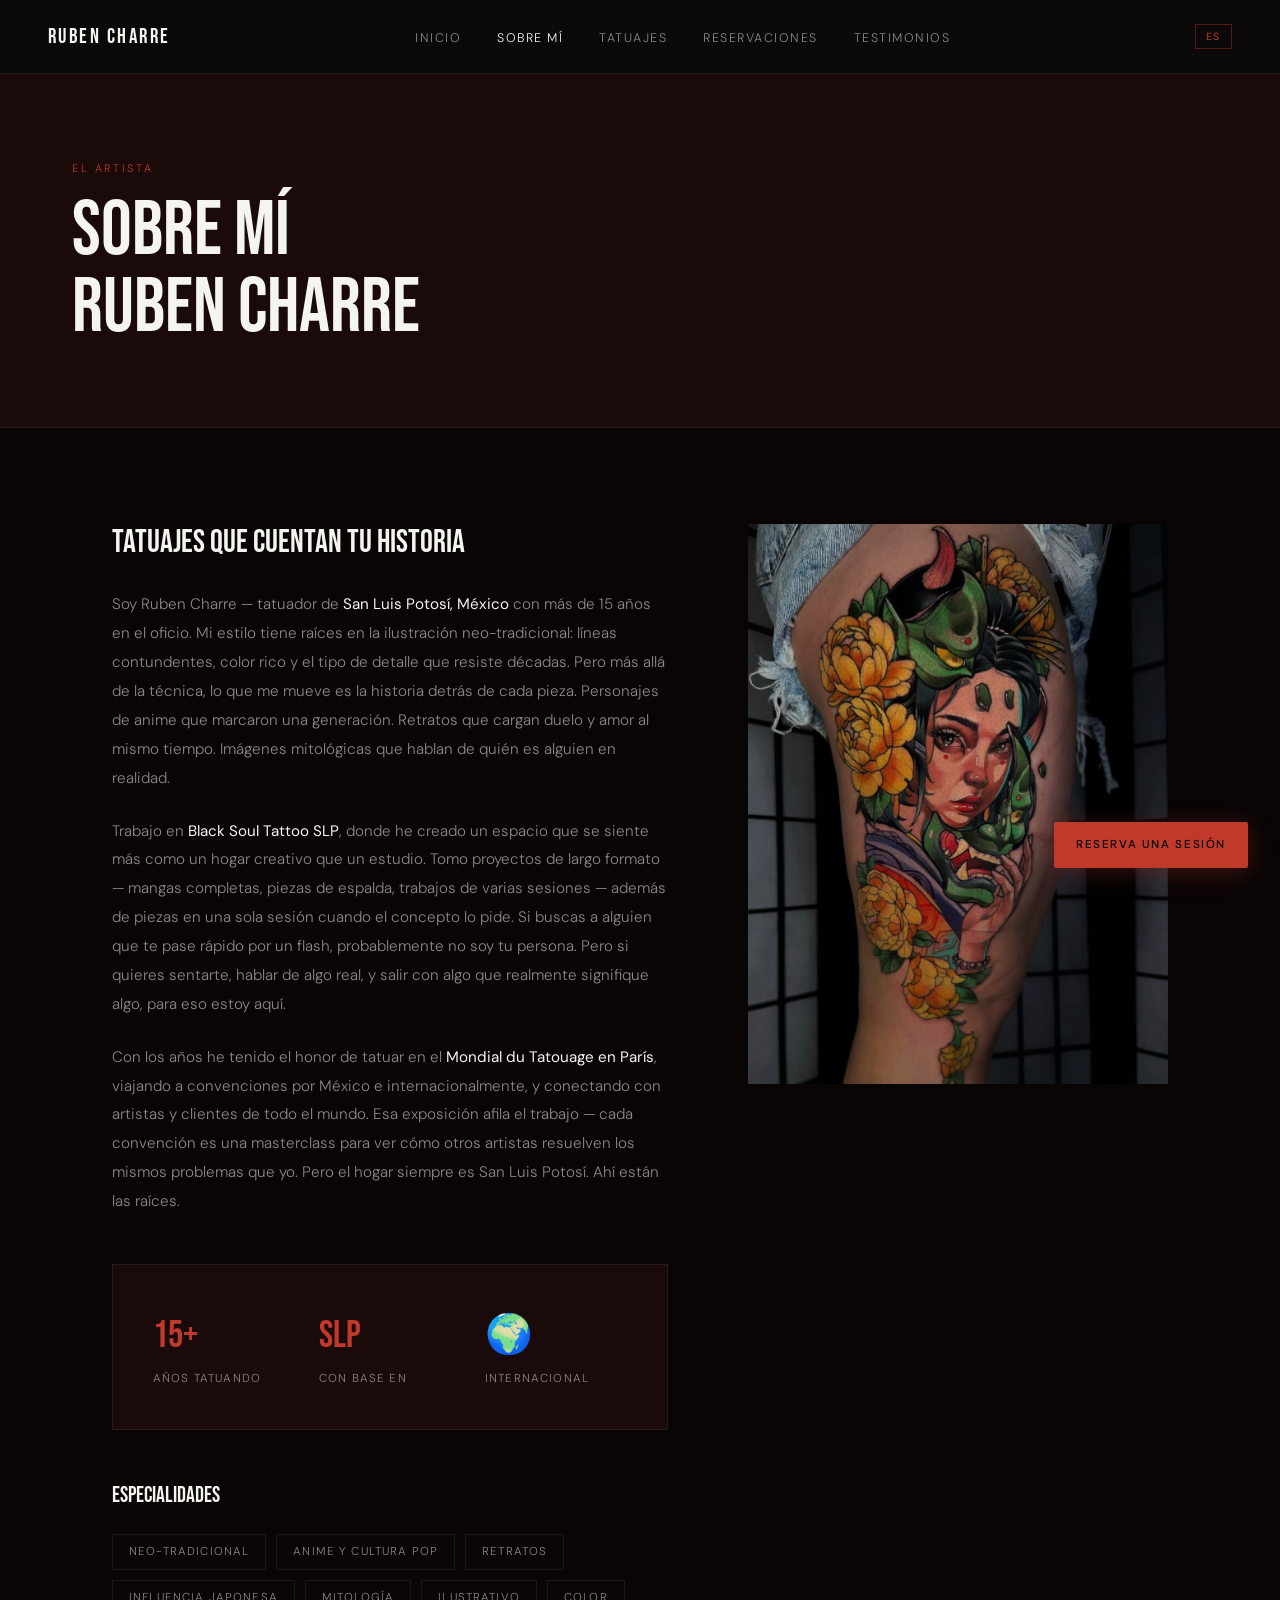
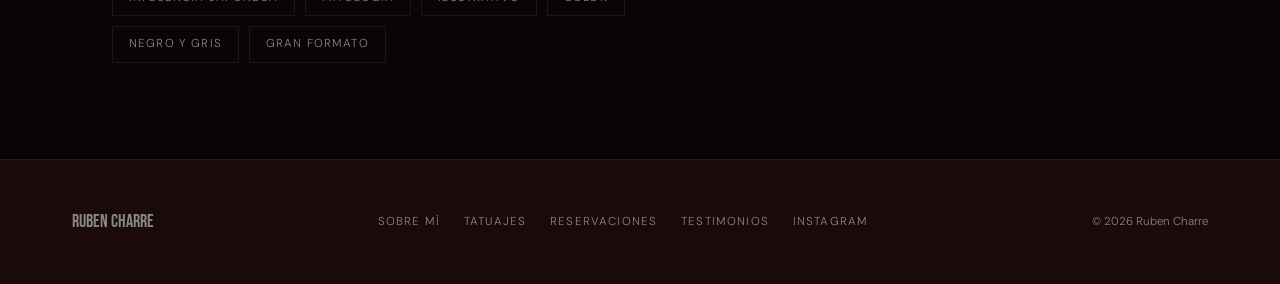
<file: about.html>
<!DOCTYPE html>
<html lang="es">
<head>
  <meta charset="UTF-8">
  <meta name="viewport" content="width=device-width, initial-scale=1.0">
  <title>Sobre Mí — Ruben Charre | Tatuador San Luis Potosí</title>
  <meta name="description" content="Ruben Charre es un tatuador de San Luis Potosí, México con más de 15 años de experiencia en estilos neo-tradicional, anime e ilustrativo.">
  <link rel="canonical" href="https://eternowebstudio.com/rubencharre/about.html">
  <meta property="og:title" content="Sobre Mí — Ruben Charre — Tatuador">
  <meta property="og:description" content="Más de 15 años de tinta, historia e intención desde San Luis Potosí, México.">
  <meta property="og:image" content="https://eternowebstudio.com/rubencharre/images/ruben-hero.jpg">
  <meta property="og:url" content="https://eternowebstudio.com/rubencharre/about.html">
  <meta property="og:type" content="website">
  <link rel="preconnect" href="https://fonts.googleapis.com">
  <link rel="preconnect" href="https://fonts.gstatic.com" crossorigin>
  <link href="https://fonts.googleapis.com/css2?family=Bebas+Neue&family=DM+Sans:wght@300;400;500&display=swap" rel="stylesheet">
  <style>
    :root {
      --black: #0a0505; --charcoal: #1a0a0a; --gold: #C0392B;
      --white: #f5f5f0; --dim: #888; --border: rgba(255,255,255,0.07);
    }
    *, *::before, *::after { box-sizing: border-box; margin: 0; padding: 0; }
    html { scroll-behavior: smooth; }
    body { background: var(--black); color: var(--white); font-family: 'DM Sans', sans-serif; font-weight: 300; line-height: 1.6; overflow-x: hidden; }
    nav {
      position: fixed; top: 0; left: 0; right: 0; z-index: 100;
      display: flex; align-items: center; justify-content: space-between;
      padding: 20px 48px;
      background: rgba(10,10,10,0.92); backdrop-filter: blur(12px);
      border-bottom: 1px solid var(--border);
    }
    .nav-logo { font-family: 'Bebas Neue', sans-serif; font-size: 1.3rem; font-weight: 400; letter-spacing: 0.12em; color: var(--white); text-decoration: none; }
    .nav-links { display: flex; gap: 36px; list-style: none; }
    .nav-links a { color: var(--dim); text-decoration: none; font-size: 0.78rem; letter-spacing: 0.12em; text-transform: uppercase; transition: color 0.2s; }
    .nav-links a:hover, .nav-links a.active { color: var(--white); }
    .hamburger { display: none; background: none; border: none; cursor: pointer; padding: 4px; }
    .hamburger span { display: block; width: 22px; height: 1px; background: var(--white); margin: 5px 0; }
    .mobile-menu { display: none; position: fixed; top: 65px; left: 0; right: 0; z-index: 99; background: var(--charcoal); padding: 24px 48px; border-bottom: 1px solid var(--border); }
    .mobile-menu.open { display: block; }
    .mobile-menu a { display: block; color: var(--white); text-decoration: none; font-size: 0.85rem; letter-spacing: 0.1em; text-transform: uppercase; padding: 12px 0; border-bottom: 1px solid var(--border); }
    .book-float { position: fixed; bottom: 32px; right: 32px; z-index: 200; background: var(--gold); color: #000; font-family: 'DM Sans', sans-serif; font-size: 0.72rem; font-weight: 500; letter-spacing: 0.14em; text-transform: uppercase; text-decoration: none; padding: 14px 22px; border-radius: 2px; box-shadow: 0 4px 24px rgba(192,57,43,0.3); transition: transform 0.2s, box-shadow 0.2s; }
    .book-float:hover { transform: translateY(-2px); box-shadow: 0 8px 32px rgba(192,57,43,0.45); }
    .page-hero {
      padding: 160px 72px 80px;
      background: var(--charcoal);
      border-bottom: 1px solid var(--border);
    }
    .page-eyebrow { font-size: 0.68rem; letter-spacing: 0.24em; text-transform: uppercase; color: var(--gold); margin-bottom: 16px; }
    h1 { font-family: 'Bebas Neue', sans-serif; font-size: clamp(3rem, 6vw, 5rem); font-weight: 300; line-height: 1; }
    .about-body { padding: 96px 72px; max-width: 1200px; margin: 0 auto; }
    .about-layout { display: grid; grid-template-columns: 1fr 420px; gap: 80px; align-items: start; }
    .sticky-photo { position: sticky; top: 100px; }
    .sticky-photo img { width: 100%; aspect-ratio: 3/4; object-fit: cover; filter: brightness(0.85); }
    .bio-text h2 { font-family: 'Bebas Neue', sans-serif; font-size: 2rem; font-weight: 300; margin-bottom: 28px; line-height: 1.2; }
    .bio-text p { color: var(--dim); line-height: 1.9; margin-bottom: 24px; font-size: 0.95rem; }
    .bio-text p strong { color: var(--white); font-weight: 400; }
    .stats-grid { display: grid; grid-template-columns: repeat(3, 1fr); gap: 24px; margin: 48px 0; padding: 40px; background: var(--charcoal); border: 1px solid var(--border); }
    .stat-item .stat-num { font-family: 'Bebas Neue', sans-serif; font-size: 2.4rem; font-weight: 300; color: var(--gold); }
    .stat-item .stat-label { font-size: 0.72rem; color: var(--dim); letter-spacing: 0.1em; text-transform: uppercase; margin-top: 4px; }
    .specialties { margin-top: 48px; }
    .specialties h3 { font-family: 'Bebas Neue', sans-serif; font-size: 1.4rem; font-weight: 300; margin-bottom: 20px; }
    .tag-list { display: flex; flex-wrap: wrap; gap: 10px; }
    .tag { border: 1px solid var(--border); color: var(--dim); font-size: 0.72rem; letter-spacing: 0.1em; text-transform: uppercase; padding: 8px 16px; }
    footer { background: var(--charcoal); padding: 48px 72px; border-top: 1px solid var(--border); display: flex; justify-content: space-between; align-items: center; }
    .footer-logo { font-family: 'Bebas Neue', sans-serif; font-size: 1.1rem; color: var(--dim); }
    .footer-links { display: flex; gap: 24px; }
    .footer-links a { color: var(--dim); text-decoration: none; font-size: 0.72rem; letter-spacing: 0.1em; text-transform: uppercase; transition: color 0.2s; }
    .footer-links a:hover { color: var(--white); }
    .footer-copy { color: var(--dim); font-size: 0.72rem; }
    .fade-up { transform: translateY(28px); transition: opacity 0.7s ease, transform 0.7s ease; }
    .fade-up.visible { opacity: 1; transform: translateY(0); }
    @media (max-width: 900px) {
      nav { padding: 18px 24px; } .nav-links { display: none; } .hamburger { display: block; }
      .page-hero { padding: 120px 24px 60px; }
      .about-body { padding: 60px 24px; }
      .about-layout { grid-template-columns: 1fr; gap: 48px; }
      .sticky-photo { position: static; }
      footer { flex-direction: column; gap: 24px; text-align: center; padding: 40px 24px; }
      .footer-links { flex-wrap: wrap; justify-content: center; }
      .book-float { bottom: 20px; right: 20px; }
    }
  </style>
</head>
<body>
<nav>
  <a href="./" class="nav-logo">RUBEN CHARRE</a>
  <ul class="nav-links">
    <li><a href="./">Inicio</a></li>
    <li><a href="./about.html" class="active">Sobre Mí</a></li>
    <li><a href="./tattoos.html">Tatuajes</a></li>
    <li><a href="./booking.html">Reservaciones</a></li>
    <li><a href="./testimonials.html">Testimonios</a></li>
  </ul>
  <button id="lang-toggle-btn" onclick="setLang(getLang()==='es'?'en':'es')" style="background:none;border:1px solid rgba(192,57,43,0.4);color:#C0392B;font-size:0.65rem;letter-spacing:0.15em;padding:5px 10px;cursor:pointer;font-family:inherit;transition:all 0.2s;" onmouseover="this.style.background='rgba(192,57,43,0.15)'" onmouseout="this.style.background='none'">ES</button>
  <button class="hamburger" aria-label="Menú" onclick="document.querySelector('.mobile-menu').classList.toggle('open')">
    <span></span><span></span><span></span>
  </button>
</nav>
<div class="mobile-menu">
  <a href="./">Inicio</a>
  <a href="./about.html">Sobre Mí</a>
  <a href="./tattoos.html">Tatuajes</a>
  <a href="./booking.html">Reservaciones</a>
  <a href="./testimonials.html">Testimonios</a>
</div>

<div class="page-hero">
  <p class="page-eyebrow fade-up">El Artista</p>
  <h1 class="fade-up">Sobre Mí<br>Ruben Charre</h1>
</div>

<div class="about-body">
  <div class="about-layout">
    <div class="bio-text">
      <h2 class="fade-up">Tatuajes Que Cuentan Tu Historia</h2>
      <p class="fade-up">Soy Ruben Charre — tatuador de <strong>San Luis Potosí, México</strong> con más de 15 años en el oficio. Mi estilo tiene raíces en la ilustración neo-tradicional: líneas contundentes, color rico y el tipo de detalle que resiste décadas. Pero más allá de la técnica, lo que me mueve es la historia detrás de cada pieza. Personajes de anime que marcaron una generación. Retratos que cargan duelo y amor al mismo tiempo. Imágenes mitológicas que hablan de quién es alguien en realidad.</p>
      <p class="fade-up">Trabajo en <strong>Black Soul Tattoo SLP</strong>, donde he creado un espacio que se siente más como un hogar creativo que un estudio. Tomo proyectos de largo formato — mangas completas, piezas de espalda, trabajos de varias sesiones — además de piezas en una sola sesión cuando el concepto lo pide. Si buscas a alguien que te pase rápido por un flash, probablemente no soy tu persona. Pero si quieres sentarte, hablar de algo real, y salir con algo que realmente signifique algo, para eso estoy aquí.</p>
      <p class="fade-up">Con los años he tenido el honor de tatuar en el <strong>Mondial du Tatouage en París</strong>, viajando a convenciones por México e internacionalmente, y conectando con artistas y clientes de todo el mundo. Esa exposición afila el trabajo — cada convención es una masterclass para ver cómo otros artistas resuelven los mismos problemas que yo. Pero el hogar siempre es San Luis Potosí. Ahí están las raíces.</p>

      <div class="stats-grid fade-up">
        <div class="stat-item">
          <div class="stat-num">15+</div>
          <div class="stat-label">Años Tatuando</div>
        </div>
        <div class="stat-item">
          <div class="stat-num">SLP</div>
          <div class="stat-label">Con Base En</div>
        </div>
        <div class="stat-item">
          <div class="stat-num">🌍</div>
          <div class="stat-label">Internacional</div>
        </div>
      </div>

      <div class="specialties fade-up">
        <h3>Especialidades</h3>
        <div class="tag-list">
          <span class="tag">Neo-Tradicional</span>
          <span class="tag">Anime y Cultura Pop</span>
          <span class="tag">Retratos</span>
          <span class="tag">Influencia Japonesa</span>
          <span class="tag">Mitología</span>
          <span class="tag">Ilustrativo</span>
          <span class="tag">Color</span>
          <span class="tag">Negro y Gris</span>
          <span class="tag">Gran Formato</span>
        </div>
      </div>
    </div>

    <div class="sticky-photo fade-up">
      <img src="./images/g11.jpg" alt="Ruben Charre tattoo artwork">
    </div>
  </div>
</div>

<footer>
  <div class="footer-logo">Ruben Charre</div>
  <div class="footer-links">
    <a href="./about.html">Sobre Mí</a>
    <a href="./tattoos.html">Tatuajes</a>
    <a href="./booking.html">Reservaciones</a>
    <a href="./testimonials.html">Testimonios</a>
    <a href="https://instagram.com/rubencharre" target="_blank" rel="noopener">Instagram</a>
  </div>
  <div class="footer-copy">© 2026 Ruben Charre</div>
</footer>

<a href="./booking.html" class="book-float">Reserva una Sesión</a>

<script>
  const obs = new IntersectionObserver((entries) => {
    entries.forEach(e => { if (e.isIntersecting) e.target.classList.add('visible'); });
  }, { threshold: 0.1 });
  document.querySelectorAll('.fade-up').forEach(el => obs.observe(el));
</script>

<script>
// Bilingual support - auto-detect browser language
const translations = {
  es: {
    nav_about: "Sobre Mí", nav_tattoos: "Tatuajes", nav_booking: "Reservaciones", nav_testimonials: "Testimonios",
    hero_cta: "Ver Trabajo", section_about: "Sobre Mí", section_tattoos: "Tatuajes",
    section_booking: "Reservaciones", section_testimonials: "Testimonios",
    book_btn: "Reserva una Sesión", gallery_btn: "Ver Galería Completa",
  },
  en: {
    nav_about: "About", nav_tattoos: "Tattoos", nav_booking: "Booking", nav_testimonials: "Testimonials",
    hero_cta: "View Work", section_about: "About", section_tattoos: "Tattoo Work",
    section_booking: "Booking", section_testimonials: "Testimonials",
    book_btn: "Reservar Sesión", gallery_btn: "View Full Gallery",
  }
};

function getLang() {
  return localStorage.getItem('lang') || (navigator.language.startsWith('es') ? 'es' : 'en');
}

function setLang(lang) {
  localStorage.setItem('lang', lang);
  document.documentElement.lang = lang;
  document.querySelectorAll('[data-es]').forEach(el => {
    el.textContent = lang === 'es' ? el.dataset.es : el.dataset.en;
  });
  const btn = document.getElementById('lang-toggle-btn');
  if (btn) btn.textContent = lang === 'es' ? 'EN' : 'ES';
}

document.addEventListener('DOMContentLoaded', () => setLang(getLang()));
</script>
</body>
</html>
</file>
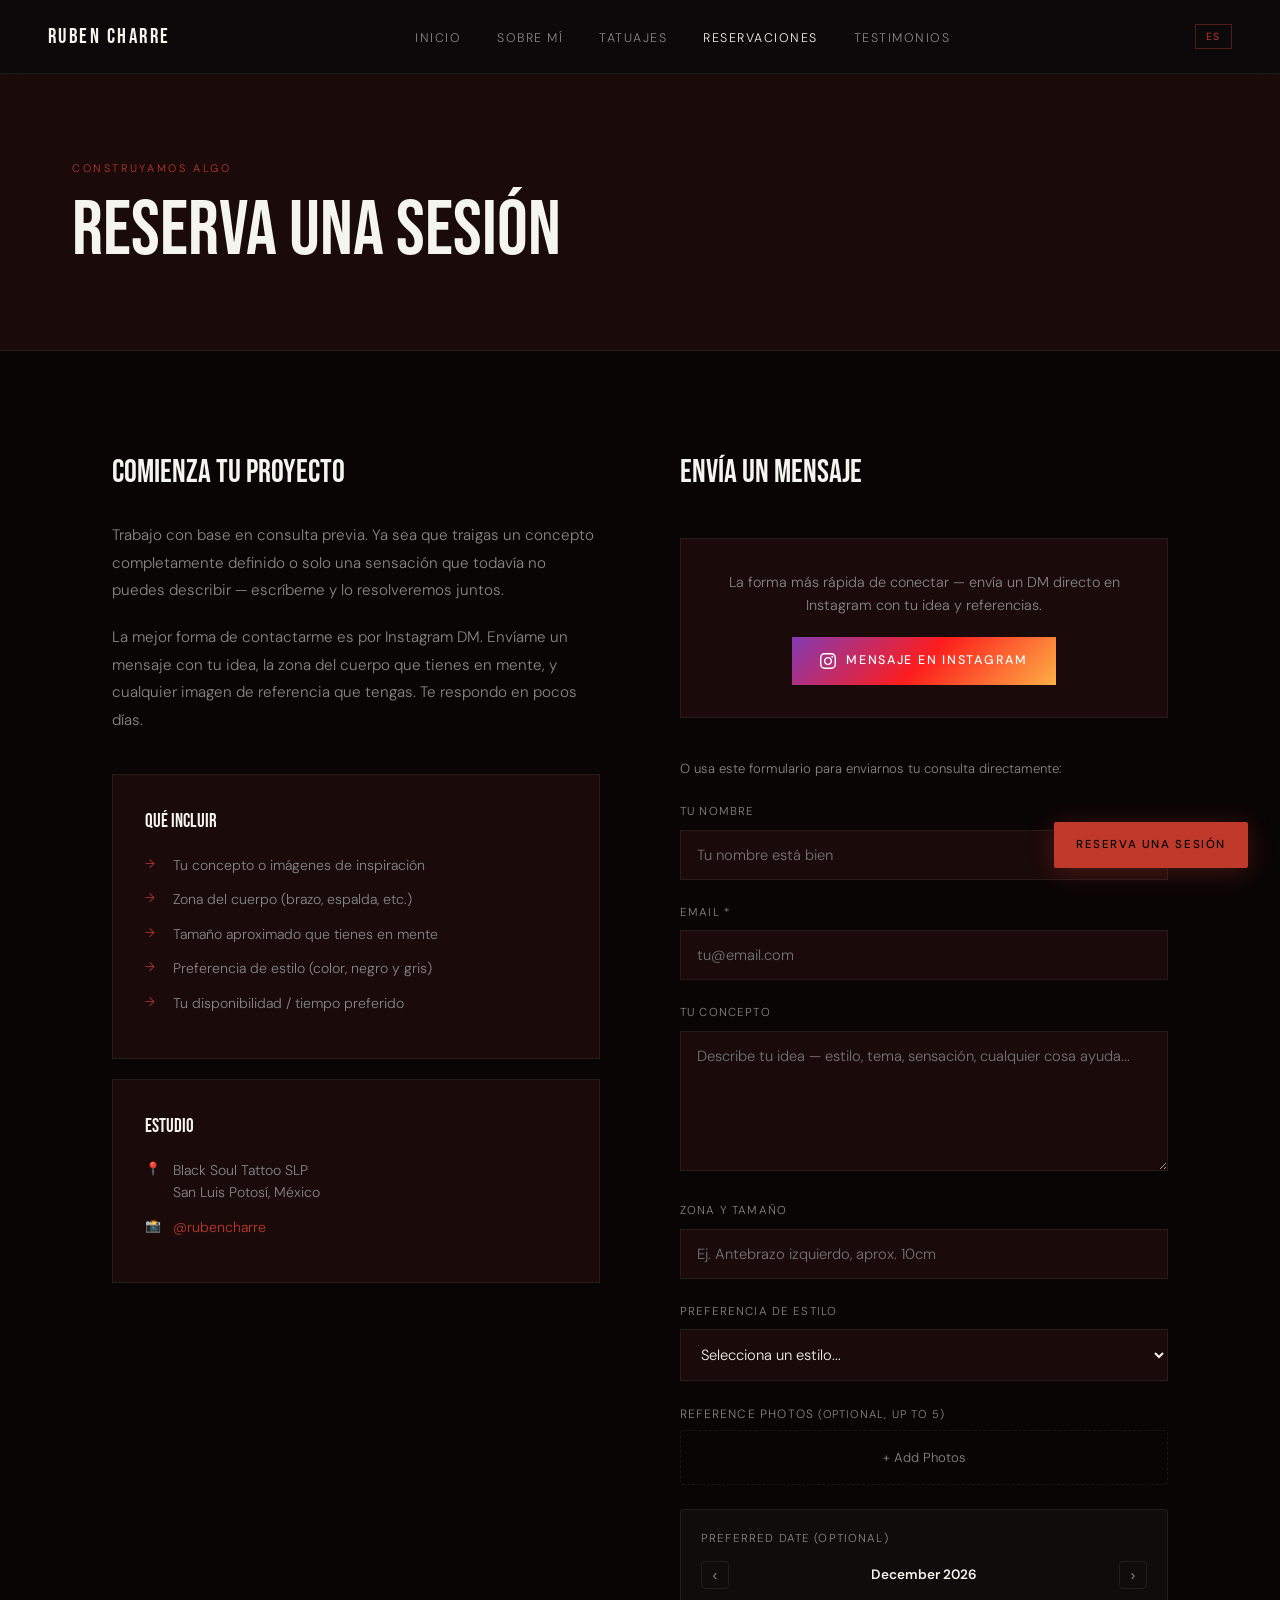
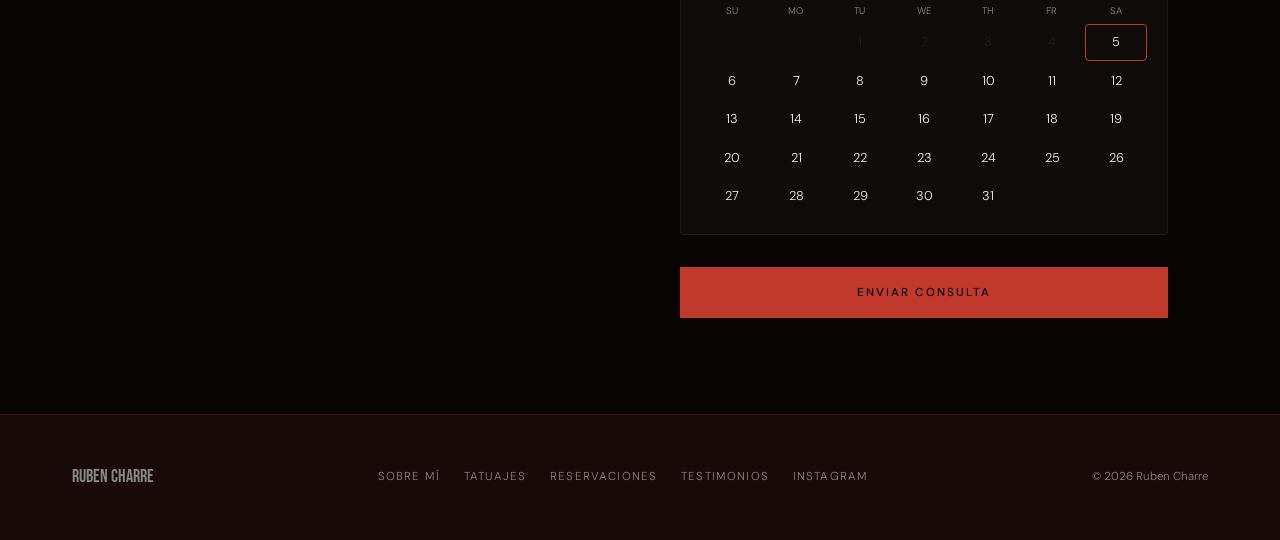
<file: booking.html>
<!DOCTYPE html>
<html lang="es">
<head>
  <meta charset="UTF-8">
  <meta name="viewport" content="width=device-width, initial-scale=1.0">
  <title>Reserva una Sesión — Ruben Charre | Tatuador</title>
  <meta name="description" content="Reserva una sesión de tatuaje con Ruben Charre en San Luis Potosí, México. Envía un mensaje por Instagram DM para comenzar.">
  <link rel="canonical" href="https://eternowebstudio.com/rubencharre/booking.html">
  <meta property="og:title" content="Reserva una Sesión — Ruben Charre">
  <meta property="og:description" content="Comienza tu proyecto de tatuaje con Ruben Charre en San Luis Potosí, México.">
  <meta property="og:image" content="https://eternowebstudio.com/rubencharre/images/ruben-hero.jpg">
  <meta property="og:url" content="https://eternowebstudio.com/rubencharre/booking.html">
  <meta property="og:type" content="website">
  <link rel="preconnect" href="https://fonts.googleapis.com">
  <link rel="preconnect" href="https://fonts.gstatic.com" crossorigin>
  <link href="https://fonts.googleapis.com/css2?family=Bebas+Neue&family=DM+Sans:wght@300;400;500&display=swap" rel="stylesheet">
  <style>
    :root { --black: #0a0505; --charcoal: #1a0a0a; --gold: #C0392B; --white: #f5f5f0; --dim: #888; --border: rgba(255,255,255,0.07); }
    *, *::before, *::after { box-sizing: border-box; margin: 0; padding: 0; }
    html { scroll-behavior: smooth; }
    body { background: var(--black); color: var(--white); font-family: 'DM Sans', sans-serif; font-weight: 300; line-height: 1.6; overflow-x: hidden; }
    nav { position: fixed; top: 0; left: 0; right: 0; z-index: 100; display: flex; align-items: center; justify-content: space-between; padding: 20px 48px; background: rgba(10,10,10,0.92); backdrop-filter: blur(12px); border-bottom: 1px solid var(--border); }
    .nav-logo { font-family: 'Bebas Neue', sans-serif; font-size: 1.3rem; font-weight: 400; letter-spacing: 0.12em; color: var(--white); text-decoration: none; }
    .nav-links { display: flex; gap: 36px; list-style: none; }
    .nav-links a { color: var(--dim); text-decoration: none; font-size: 0.78rem; letter-spacing: 0.12em; text-transform: uppercase; transition: color 0.2s; }
    .nav-links a:hover, .nav-links a.active { color: var(--white); }
    .hamburger { display: none; background: none; border: none; cursor: pointer; padding: 4px; }
    .hamburger span { display: block; width: 22px; height: 1px; background: var(--white); margin: 5px 0; }
    .mobile-menu { display: none; position: fixed; top: 65px; left: 0; right: 0; z-index: 99; background: var(--charcoal); padding: 24px 48px; border-bottom: 1px solid var(--border); }
    .mobile-menu.open { display: block; }
    .mobile-menu a { display: block; color: var(--white); text-decoration: none; font-size: 0.85rem; letter-spacing: 0.1em; text-transform: uppercase; padding: 12px 0; border-bottom: 1px solid var(--border); }
    .book-float { position: fixed; bottom: 32px; right: 32px; z-index: 200; background: var(--gold); color: #000; font-family: 'DM Sans', sans-serif; font-size: 0.72rem; font-weight: 500; letter-spacing: 0.14em; text-transform: uppercase; text-decoration: none; padding: 14px 22px; border-radius: 2px; box-shadow: 0 4px 24px rgba(192,57,43,0.3); transition: transform 0.2s; }
    .book-float:hover { transform: translateY(-2px); }
    .page-hero { padding: 160px 72px 80px; background: var(--charcoal); border-bottom: 1px solid var(--border); }
    .page-eyebrow { font-size: 0.68rem; letter-spacing: 0.24em; text-transform: uppercase; color: var(--gold); margin-bottom: 16px; }
    h1 { font-family: 'Bebas Neue', sans-serif; font-size: clamp(3rem, 6vw, 5rem); font-weight: 300; line-height: 1; }
    .booking-body { padding: 96px 72px; max-width: 1200px; margin: 0 auto; }
    .booking-layout { display: grid; grid-template-columns: 1fr 1fr; gap: 80px; }
    .booking-info h2 { font-family: 'Bebas Neue', sans-serif; font-size: 2rem; font-weight: 300; margin-bottom: 24px; }
    .booking-info p { color: var(--dim); line-height: 1.8; margin-bottom: 20px; font-size: 0.95rem; }
    .info-block { margin-top: 40px; padding: 32px; background: var(--charcoal); border: 1px solid var(--border); }
    .info-block h3 { font-family: 'Bebas Neue', sans-serif; font-size: 1.2rem; font-weight: 400; margin-bottom: 16px; }
    .info-item { display: flex; gap: 12px; margin-bottom: 12px; color: var(--dim); font-size: 0.88rem; }
    .info-item span:first-child { color: var(--gold); font-size: 0.8rem; min-width: 16px; }
    .form-panel { }
    .form-panel h2 { font-family: 'Bebas Neue', sans-serif; font-size: 2rem; font-weight: 300; margin-bottom: 32px; }
    .form-group { margin-bottom: 24px; }
    .form-group label { display: block; font-size: 0.72rem; letter-spacing: 0.1em; text-transform: uppercase; color: var(--dim); margin-bottom: 8px; }
    .form-group input, .form-group textarea, .form-group select {
      width: 100%; background: var(--charcoal); border: 1px solid var(--border); color: var(--white);
      font-family: 'DM Sans', sans-serif; font-size: 0.92rem; font-weight: 300;
      padding: 14px 16px; outline: none;
      transition: border-color 0.2s;
    }
    .form-group input:focus, .form-group textarea:focus, .form-group select:focus { border-color: var(--gold); }
    .form-group select option { background: var(--charcoal); }
    .form-group textarea { resize: vertical; min-height: 140px; }
    .ig-cta { margin-top: 40px; padding: 32px; background: var(--charcoal); border: 1px solid var(--border); text-align: center; }
    .ig-cta p { color: var(--dim); margin-bottom: 20px; font-size: 0.9rem; }
    .btn-ig {
      display: inline-flex; align-items: center; gap: 10px;
      background: linear-gradient(135deg, #833ab4, #fd1d1d, #fcb045);
      color: #fff; text-decoration: none; font-size: 0.78rem;
      letter-spacing: 0.14em; text-transform: uppercase; padding: 14px 28px;
      font-weight: 500; transition: opacity 0.2s;
    }
    .btn-ig:hover { opacity: 0.88; }
    .btn-submit { width: 100%; background: var(--gold); color: #000; border: none; cursor: pointer; font-family: 'DM Sans', sans-serif; font-size: 0.72rem; letter-spacing: 0.18em; text-transform: uppercase; padding: 18px; font-weight: 500; transition: opacity 0.2s; margin-top: 8px; }
    .btn-submit:hover { opacity: 0.88; }
    footer { background: var(--charcoal); padding: 48px 72px; border-top: 1px solid var(--border); display: flex; justify-content: space-between; align-items: center; }
    .footer-logo { font-family: 'Bebas Neue', sans-serif; font-size: 1.1rem; color: var(--dim); }
    .footer-links { display: flex; gap: 24px; }
    .footer-links a { color: var(--dim); text-decoration: none; font-size: 0.72rem; letter-spacing: 0.1em; text-transform: uppercase; transition: color 0.2s; }
    .footer-links a:hover { color: var(--white); }
    .footer-copy { color: var(--dim); font-size: 0.72rem; }
    .fade-up { transform: translateY(28px); transition: opacity 0.7s ease, transform 0.7s ease; }
    .fade-up.visible { opacity: 1; transform: translateY(0); }
    @media (max-width: 900px) {
      nav { padding: 18px 24px; } .nav-links { display: none; } .hamburger { display: block; }
      .page-hero { padding: 120px 24px 60px; }
      .booking-body { padding: 60px 24px; }
      .booking-layout { grid-template-columns: 1fr; gap: 48px; }
      footer { flex-direction: column; gap: 24px; text-align: center; padding: 40px 24px; }
      .footer-links { flex-wrap: wrap; justify-content: center; }
      .book-float { bottom: 20px; right: 20px; }
    }
  
  .ref-upload { margin-top: 8px; }.ref-upload-label:hover { border-color: var(--gold, #C9A84C); color: var(--gold, #C9A84C); }
  .ref-previews { display: flex; gap: 8px; flex-wrap: wrap; margin-top: 8px; }
  .ref-preview { position: relative; width: 64px; height: 64px; border-radius: 6px; overflow: hidden; border: 1px solid rgba(255,255,255,0.1); }
  .ref-preview img { width: 100%; height: 100%; object-fit: cover; }
  .ref-preview-remove { position: absolute; top: 2px; right: 2px; width: 18px; height: 18px; background: rgba(0,0,0,0.7); color: #fff; border: none; border-radius: 50%; font-size: 10px; cursor: pointer; display: flex; align-items: center; justify-content: center; }

    .datetime-section{margin-bottom:24px;padding:20px;background:rgba(255,255,255,0.03);border:1px solid var(--border,#333);border-radius:4px}
    .datetime-label{font-size:.72rem;letter-spacing:.1em;text-transform:uppercase;color:var(--dim,#999);margin-bottom:12px}
    .avail-ok{color:var(--gold,#C9A84C)}.avail-closed{color:#ff6b6b}
    .busy-slot{display:inline-block;background:rgba(200,50,50,.15);color:#ff6b6b;padding:2px 8px;border-radius:4px;font-size:.75rem;margin:2px 4px 2px 0}
    .slot-btn{flex:1;padding:12px 16px;background:var(--charcoal,#1a1a1a);border:1px solid var(--border,#333);color:var(--dim,#999);font-size:.82rem;font-weight:500;cursor:pointer;border-radius:4px;transition:all .2s;font-family:inherit}
    .slot-btn:hover{border-color:var(--gold,#C9A84C);color:var(--white,#fff)}
    .slot-btn.slot-active{background:var(--gold,#C9A84C);color:#000;border-color:var(--gold,#C9A84C);font-weight:600}
    .ref-upload-label{display:block;padding:16px;border:1px dashed var(--border,#333);border-radius:4px;text-align:center;cursor:pointer;color:var(--dim,#999);font-size:.82rem;transition:border-color .2s}
    .ref-upload-label:hover{border-color:var(--gold,#C9A84C);color:var(--gold,#C9A84C)}.cal-header{display:flex;align-items:center;justify-content:space-between;margin-bottom:10px}
    .cal-header span{font-size:.85rem;font-weight:600;color:var(--white,#fff)}
    .cal-header button{background:none;border:1px solid var(--border,#333);color:var(--dim,#999);width:28px;height:28px;border-radius:4px;cursor:pointer;font-size:.9rem;display:flex;align-items:center;justify-content:center;transition:border-color .2s}
    .cal-header button:hover{border-color:var(--gold,#C9A84C);color:var(--gold,#C9A84C)}
    .cal-grid{display:grid;grid-template-columns:repeat(7,1fr);gap:2px;text-align:center}
    .cal-grid .cal-dow{font-size:.6rem;color:var(--dim,#999);text-transform:uppercase;letter-spacing:.05em;padding:4px 0}
    .cal-grid .cal-day{padding:7px 0;font-size:.8rem;border-radius:4px;cursor:pointer;color:var(--white,#fff);transition:all .15s;border:1px solid transparent}
    .cal-grid .cal-day:hover:not(.cal-disabled):not(.cal-selected){background:rgba(255,255,255,.06);border-color:var(--border,#333)}
    .cal-grid .cal-day.cal-selected{background:var(--gold,#C9A84C);color:#000;font-weight:600}
    .cal-grid .cal-day.cal-disabled{color:var(--border,#333);cursor:default}
    .cal-grid .cal-day.cal-today:not(.cal-selected){border-color:var(--gold,#C9A84C)}
    .cal-grid .cal-day.cal-empty{cursor:default}
    .cal-selected-display{margin-top:8px;font-size:.82rem;color:var(--gold,#C9A84C)}
  </style>
</head>
<body>
<nav>
  <a href="./" class="nav-logo">RUBEN CHARRE</a>
  <ul class="nav-links">
    <li><a href="./">Inicio</a></li>
    <li><a href="./about.html">Sobre Mí</a></li>
    <li><a href="./tattoos.html">Tatuajes</a></li>
    <li><a href="./booking.html" class="active">Reservaciones</a></li>
    <li><a href="./testimonials.html">Testimonios</a></li>
  </ul>
  <button id="lang-toggle-btn" onclick="setLang(getLang()==='es'?'en':'es')" style="background:none;border:1px solid rgba(192,57,43,0.4);color:#C0392B;font-size:0.65rem;letter-spacing:0.15em;padding:5px 10px;cursor:pointer;font-family:inherit;transition:all 0.2s;" onmouseover="this.style.background='rgba(192,57,43,0.15)'" onmouseout="this.style.background='none'">ES</button>
  <button class="hamburger" aria-label="Menú" onclick="document.querySelector('.mobile-menu').classList.toggle('open')">
    <span></span><span></span><span></span>
  </button>
</nav>
<div class="mobile-menu">
  <a href="./">Inicio</a>
  <a href="./about.html">Sobre Mí</a>
  <a href="./tattoos.html">Tatuajes</a>
  <a href="./booking.html">Reservaciones</a>
  <a href="./testimonials.html">Testimonios</a>
</div>

<div class="page-hero">
  <p class="page-eyebrow fade-up">Construyamos Algo</p>
  <h1 class="fade-up">Reserva una Sesión</h1>
</div>

<div class="booking-body">
  <div class="booking-layout">
    <div class="booking-info fade-up">
      <h2>Comienza Tu Proyecto</h2>
      <p>Trabajo con base en consulta previa. Ya sea que traigas un concepto completamente definido o solo una sensación que todavía no puedes describir — escríbeme y lo resolveremos juntos.</p>
      <p>La mejor forma de contactarme es por Instagram DM. Envíame un mensaje con tu idea, la zona del cuerpo que tienes en mente, y cualquier imagen de referencia que tengas. Te respondo en pocos días.</p>

      <div class="info-block">
        <h3>Qué Incluir</h3>
        <div class="info-item"><span>→</span><span>Tu concepto o imágenes de inspiración</span></div>
        <div class="info-item"><span>→</span><span>Zona del cuerpo (brazo, espalda, etc.)</span></div>
        <div class="info-item"><span>→</span><span>Tamaño aproximado que tienes en mente</span></div>
        <div class="info-item"><span>→</span><span>Preferencia de estilo (color, negro y gris)</span></div>
        <div class="info-item"><span>→</span><span>Tu disponibilidad / tiempo preferido</span></div>
      </div>

      <div class="info-block" style="margin-top:20px;">
        <h3>Estudio</h3>
        <div class="info-item"><span>📍</span><span>Black Soul Tattoo SLP<br>San Luis Potosí, México</span></div>
        <div class="info-item"><span>📸</span><span><a href="https://instagram.com/rubencharre" target="_blank" rel="noopener" style="color:var(--gold);text-decoration:none;">@rubencharre</a></span></div>
      </div>
    </div>

    <div class="form-panel fade-up">
      <h2>Envía un Mensaje</h2>

      <!-- Instagram DM CTA - primary method -->
      <div class="ig-cta">
        <p>La forma más rápida de conectar — envía un DM directo en Instagram con tu idea y referencias.</p>
        <a href="https://www.instagram.com./" target="_blank" rel="noopener" class="btn-ig">
          <svg width="16" height="16" fill="currentColor" viewBox="0 0 24 24"><path d="M12 2.163c3.204 0 3.584.012 4.85.07 3.252.148 4.771 1.691 4.919 4.919.058 1.265.069 1.645.069 4.849 0 3.205-.012 3.584-.069 4.849-.149 3.225-1.664 4.771-4.919 4.919-1.266.058-1.644.07-4.85.07-3.204 0-3.584-.012-4.849-.07-3.26-.149-4.771-1.699-4.919-4.92-.058-1.265-.07-1.644-.07-4.849 0-3.204.013-3.583.07-4.849.149-3.227 1.664-4.771 4.919-4.919 1.266-.057 1.645-.069 4.849-.069zm0-2.163c-3.259 0-3.667.014-4.947.072-4.358.2-6.78 2.618-6.98 6.98-.059 1.281-.073 1.689-.073 4.948 0 3.259.014 3.668.072 4.948.2 4.358 2.618 6.78 6.98 6.98 1.281.058 1.689.072 4.948.072 3.259 0 3.668-.014 4.948-.072 4.354-.2 6.782-2.618 6.979-6.98.059-1.28.073-1.689.073-4.948 0-3.259-.014-3.667-.072-4.947-.196-4.354-2.617-6.78-6.979-6.98-1.281-.059-1.69-.073-4.949-.073zm0 5.838c-3.403 0-6.162 2.759-6.162 6.162s2.759 6.163 6.162 6.163 6.162-2.759 6.162-6.163c0-3.403-2.759-6.162-6.162-6.162zm0 10.162c-2.209 0-4-1.79-4-4 0-2.209 1.791-4 4-4s4 1.791 4 4c0 2.21-1.791 4-4 4zm6.406-11.845c-.796 0-1.441.645-1.441 1.44s.645 1.44 1.441 1.44c.795 0 1.439-.645 1.439-1.44s-.644-1.44-1.439-1.44z"/></svg>
          Mensaje en Instagram
        </a>
      </div>

      <!-- Fallback inquiry form -->
      <form onsubmit="handleBooking(event)" style="margin-top:40px;">
        <p style="color:var(--dim);font-size:0.82rem;margin-bottom:24px;">O usa este formulario para enviarnos tu consulta directamente:</p>
        <div class="form-group">
          <label for="name">Tu Nombre</label>
          <input type="text" id="name" name="name" placeholder="Tu nombre está bien">
        </div>
        <div class="form-group">
          <label for="b-email">Email *</label>
          <input type="email" id="b-email" name="email" required placeholder="tu@email.com">
        </div>
        <div class="form-group">
          <label for="concept">Tu Concepto</label>
          <textarea id="concept" name="concept" placeholder="Describe tu idea — estilo, tema, sensación, cualquier cosa ayuda..."></textarea>
        </div>
        <div class="form-group">
          <label for="placement">Zona y Tamaño</label>
          <input type="text" id="placement" name="placement" placeholder="Ej. Antebrazo izquierdo, aprox. 10cm">
        </div>
        <div class="form-group">
          <label for="style">Preferencia de Estilo</label>
          <select id="style" name="style">
            <option value="">Selecciona un estilo...</option>
            <option>Neo-Tradicional</option>
            <option>Influencia Japonesa</option>
            <option>Anime / Cultura Pop</option>
            <option>Retratos / Realismo</option>
            <option>Ilustrativo</option>
            <option>Negro y Gris</option>
            <option>Color Completo</option>
            <option>No sé — abierto a ideas</option>
          </select>
        </div>
<div style="margin-bottom:16px;">
              <label style="font-size:0.75rem;letter-spacing:0.1em;text-transform:uppercase;color:var(--dim,#999);display:block;margin-bottom:6px;">Reference Photos <span style="font-weight:300;font-size:0.7rem;">(optional, up to 5)</span></label>
              <label class="ref-upload-label" for="ref-photos">+ Add Photos</label>
              <input type="file" id="ref-photos" accept="image/*" multiple style="display:none;" onchange="handleRefPhotos(this)">
              <div id="ref-previews" class="ref-previews"></div>
            </div>
<div class="datetime-section">
            <p class="datetime-label">Preferred Date (optional)</p>
            <input type="hidden" name="requestedDate" id="reqDate">
            <input type="hidden" name="requestedTime" id="reqTime">
            <div id="calWidget"></div>
            <div id="availInfo" style="display:none;margin-top:10px;font-size:0.82rem;"></div>
            <div id="slotPicker" style="display:none;margin-top:12px;">
              <p style="font-size:0.72rem;letter-spacing:0.1em;text-transform:uppercase;color:var(--dim,#999);margin-bottom:8px;">Preferred Time</p>
              <div style="display:flex;gap:10px;">
                <button type="button" class="slot-btn" id="slotEarly" onclick="window.__pickSlot('early')">Morning / Early</button>
                <button type="button" class="slot-btn" id="slotLate" onclick="window.__pickSlot('late')">Afternoon / Late</button>
              </div>
            </div>
          </div><button type="submit" class="btn-submit">Enviar Consulta</button>
      </form>
    </div>
  </div>
</div>

<footer>
  <div class="footer-logo">Ruben Charre</div>
  <div class="footer-links">
    <a href="./about.html">Sobre Mí</a>
    <a href="./tattoos.html">Tatuajes</a>
    <a href="./booking.html">Reservaciones</a>
    <a href="./testimonials.html">Testimonios</a>
    <a href="https://instagram.com/rubencharre" target="_blank" rel="noopener">Instagram</a>
  </div>
  <div class="footer-copy">© 2026 Ruben Charre</div>
</footer>

<a href="https://www.instagram.com./" target="_blank" rel="noopener" class="book-float">Reserva una Sesión</a>

<script>
async var refPhotos = [];
          function handleRefPhotos(input) {
            var files = Array.from(input.files || []);
            files.slice(0, 5 - refPhotos.length).forEach(function(file) {
              if (file.size > 10*1024*1024) return;
              var reader = new FileReader();
              reader.onload = function(e) {
                var img = new Image();
                img.onload = function() {
                  var canvas = document.createElement('canvas');
                  var maxDim = 800, w = img.width, h = img.height;
                  if (w > maxDim || h > maxDim) { if (w > h) { h = Math.round(h*maxDim/w); w = maxDim; } else { w = Math.round(w*maxDim/h); h = maxDim; } }
                  canvas.width = w; canvas.height = h;
                  canvas.getContext('2d').drawImage(img, 0, 0, w, h);
                  refPhotos.push(canvas.toDataURL('image/jpeg', 0.7));
                  renderRefPreviews();
                };
                img.src = e.target.result;
              };
              reader.readAsDataURL(file);
            });
            input.value = '';
          }
          function renderRefPreviews() {
            var c = document.getElementById('ref-previews'); c.innerHTML = '';
            refPhotos.forEach(function(p, i) {
              c.innerHTML += '<div class="ref-preview"><img src="'+p+'" alt="Ref"><button class="ref-preview-remove" onclick="refPhotos.splice('+i+',1);renderRefPreviews();">&times;</button></div>';
            });
            var label = document.querySelector('.ref-upload-label');
            if (label) label.style.display = refPhotos.length >= 5 ? 'none' : '';
          }
          function handleBooking(e) {
  e.preventDefault();
  var btn = e.target.querySelector('button[type="submit"]') || e.target.querySelector('.btn-submit');
  var origText = btn.textContent;
  btn.disabled = true;
  btn.textContent = 'Enviando...';
  try {
    var name = document.getElementById('name').value.trim();
    var email = document.getElementById('b-email').value.trim();
    var phone = '';
    var service = (document.getElementById('style') || {}).value || '';
    var concept = (document.getElementById('concept') || {}).value || '';
    var placement = (document.getElementById('placement') || {}).value || '';
    var message = (concept ? 'Concepto: ' + concept : '') + (placement ? '\nZona/Tama\xf1o: ' + placement : '');
    if (!name || !email || !message.trim()) { alert('Por favor llena los campos requeridos.'); btn.disabled = false; btn.textContent = origText; return; }
    var res = await fetch('https://curious-lemming-262.convex.site/api/booking/submit', {
      method: 'POST',
      headers: { 'Content-Type': 'application/json' },
      body: JSON.stringify({ slug: 'rubencharre', name: name, email: email, phone: phone || undefined, service: service || undefined, message: message , referencePhotos: refPhotos.length > 0 ? refPhotos : undefined})
    });
    if (!res.ok) throw new Error('Network error');
    e.target.reset();
    btn.textContent = '\u2713 \xa1Enviado!';
    setTimeout(function() { btn.textContent = origText; btn.disabled = false; }, 3000);
  } catch(err) {
    alert('Algo sali\xf3 mal. Int\xe9ntalo de nuevo.');
    btn.textContent = origText;
    btn.disabled = false;
  }
}
</script>

<script>
  const obs = new IntersectionObserver((entries) => {
    entries.forEach(e => { if (e.isIntersecting) e.target.classList.add('visible'); });
  }, { threshold: 0.1 });
  document.querySelectorAll('.fade-up').forEach(el => obs.observe(el));
</script>

<script>
// Bilingual support - auto-detect browser language
const translations = {
  es: {
    nav_about: "Sobre Mí", nav_tattoos: "Tatuajes", nav_booking: "Reservaciones", nav_testimonials: "Testimonios",
    hero_cta: "Ver Trabajo", section_about: "Sobre Mí", section_tattoos: "Tatuajes",
    section_booking: "Reservaciones", section_testimonials: "Testimonios",
    book_btn: "Reserva una Sesión", gallery_btn: "Ver Galería Completa",
  },
  en: {
    nav_about: "About", nav_tattoos: "Tattoos", nav_booking: "Booking", nav_testimonials: "Testimonials",
    hero_cta: "View Work", section_about: "About", section_tattoos: "Tattoo Work",
    section_booking: "Booking", section_testimonials: "Testimonials",
    book_btn: "Reservar Sesión", gallery_btn: "View Full Gallery",
  }
};

function getLang() {
  return localStorage.getItem('lang') || (navigator.language.startsWith('es') ? 'es' : 'en');
}

function setLang(lang) {
  localStorage.setItem('lang', lang);
  document.documentElement.lang = lang;
  document.querySelectorAll('[data-es]').forEach(el => {
    el.textContent = lang === 'es' ? el.dataset.es : el.dataset.en;
  });
  const btn = document.getElementById('lang-toggle-btn');
  if (btn) btn.textContent = lang === 'es' ? 'EN' : 'ES';
}

document.addEventListener('DOMContentLoaded', () => setLang(getLang()));
</script>
<script>
(function(){var h=document.getElementById('reqDate');var ai=document.getElementById('availInfo');var cw=document.getElementById('calWidget');if(!h||!cw)return;
var td=new Date();td.setHours(0,0,0,0);var vY=td.getFullYear(),vM=td.getMonth(),sel=null;
var D=['Su','Mo','Tu','We','Th','Fr','Sa'],M=['January','February','March','April','May','June','July','August','September','October','November','December'];
function p(n){return n<10?'0'+n:''+n}function f(y,m,d){return y+'-'+p(m+1)+'-'+p(d)}
function r(){var fi=new Date(vY,vM,1),sd=fi.getDay(),dm=new Date(vY,vM+1,0).getDate();
var o='<div class="cal-header"><button type="button" onclick="window.__calPrev()">&#8249;</button><span>'+M[vM]+' '+vY+'</span><button type="button" onclick="window.__calNext()">&#8250;</button></div><div class="cal-grid">';
D.forEach(function(d){o+='<div class="cal-dow">'+d+'</div>'});for(var i=0;i<sd;i++)o+='<div class="cal-day cal-empty"></div>';
for(var d=1;d<=dm;d++){var ds=f(vY,vM,d),dO=new Date(vY,vM,d),pa=dO<td,it=dO.getTime()===td.getTime(),is=sel===ds,c='cal-day';
if(pa)c+=' cal-disabled';if(it)c+=' cal-today';if(is)c+=' cal-selected';
o+=pa?'<div class="'+c+'">'+d+'</div>':'<div class="'+c+'" onclick="window.__calPick(\''+ds+'\')">'+d+'</div>'}
o+='</div>';if(sel)o+='<div class="cal-selected-display">'+sel+'</div>';cw.innerHTML=o}
window.__calPrev=function(){vM--;if(vM<0){vM=11;vY--}if(vY<td.getFullYear()||(vY===td.getFullYear()&&vM<td.getMonth())){vM=td.getMonth();vY=td.getFullYear()}r()};
window.__calNext=function(){vM++;if(vM>11){vM=0;vY++}var mx=new Date(td);mx.setMonth(mx.getMonth()+6);if(vY>mx.getFullYear()||(vY===mx.getFullYear()&&vM>mx.getMonth())){vM=mx.getMonth();vY=mx.getFullYear()}r()};
window.__calPick=async function(ds){sel=ds;h.value=ds;r();var sp=document.getElementById('slotPicker'),th=document.getElementById('reqTime');
if(sp)sp.style.display='none';if(th)th.value='';document.querySelectorAll('.slot-btn').forEach(function(b){b.classList.remove('slot-active')});
ai.style.display='block';ai.innerHTML='<span style="color:var(--dim,#999)">Checking...</span>';
try{var rs=await fetch('https://curious-lemming-262.convex.site/api/booking/availability?slug=rubencharre&date='+ds);var d=await rs.json();
if(!d.available){ai.innerHTML='<span class="avail-closed">'+(d.reason==='past'?'Past date':'Closed')+'</span>';return}
var i='<span class="avail-ok">Available</span>';if(d.busySlots&&d.busySlots.length>0)i+=' <span style="font-size:.72rem;color:var(--dim,#999)">('+d.busySlots.length+' appts)</span>';
if(d.fullDayBlocked)i='<span class="avail-closed">Fully booked</span>';else if(sp)sp.style.display='block';ai.innerHTML=i}catch(e){ai.innerHTML='';if(sp)sp.style.display='block'}};
window.__pickSlot=function(s){document.querySelectorAll('.slot-btn').forEach(function(b){b.classList.remove('slot-active')});
document.getElementById(s==='early'?'slotEarly':'slotLate').classList.add('slot-active');
var th=document.getElementById('reqTime');if(th)th.value=s==='early'?'09:00':'14:00'};r()})();
(function(){var of=window.fetch;window.fetch=function(u,o){if(typeof u==='string'&&u.includes('/api/booking/submit')&&o&&o.body){try{var b=JSON.parse(o.body);
var rd=document.getElementById('reqDate'),rt=document.getElementById('reqTime');
if(rd&&rd.value&&rt&&rt.value){b.requestedDate=rd.value;b.requestedTime=rt.value}
if(refPhotos&&refPhotos.length>0)b.referencePhotos=refPhotos;
o=Object.assign({},o,{body:JSON.stringify(b)})}catch(e){}}return of.apply(this,[u,o])}})();
</script>
</body>
</html>
</file>
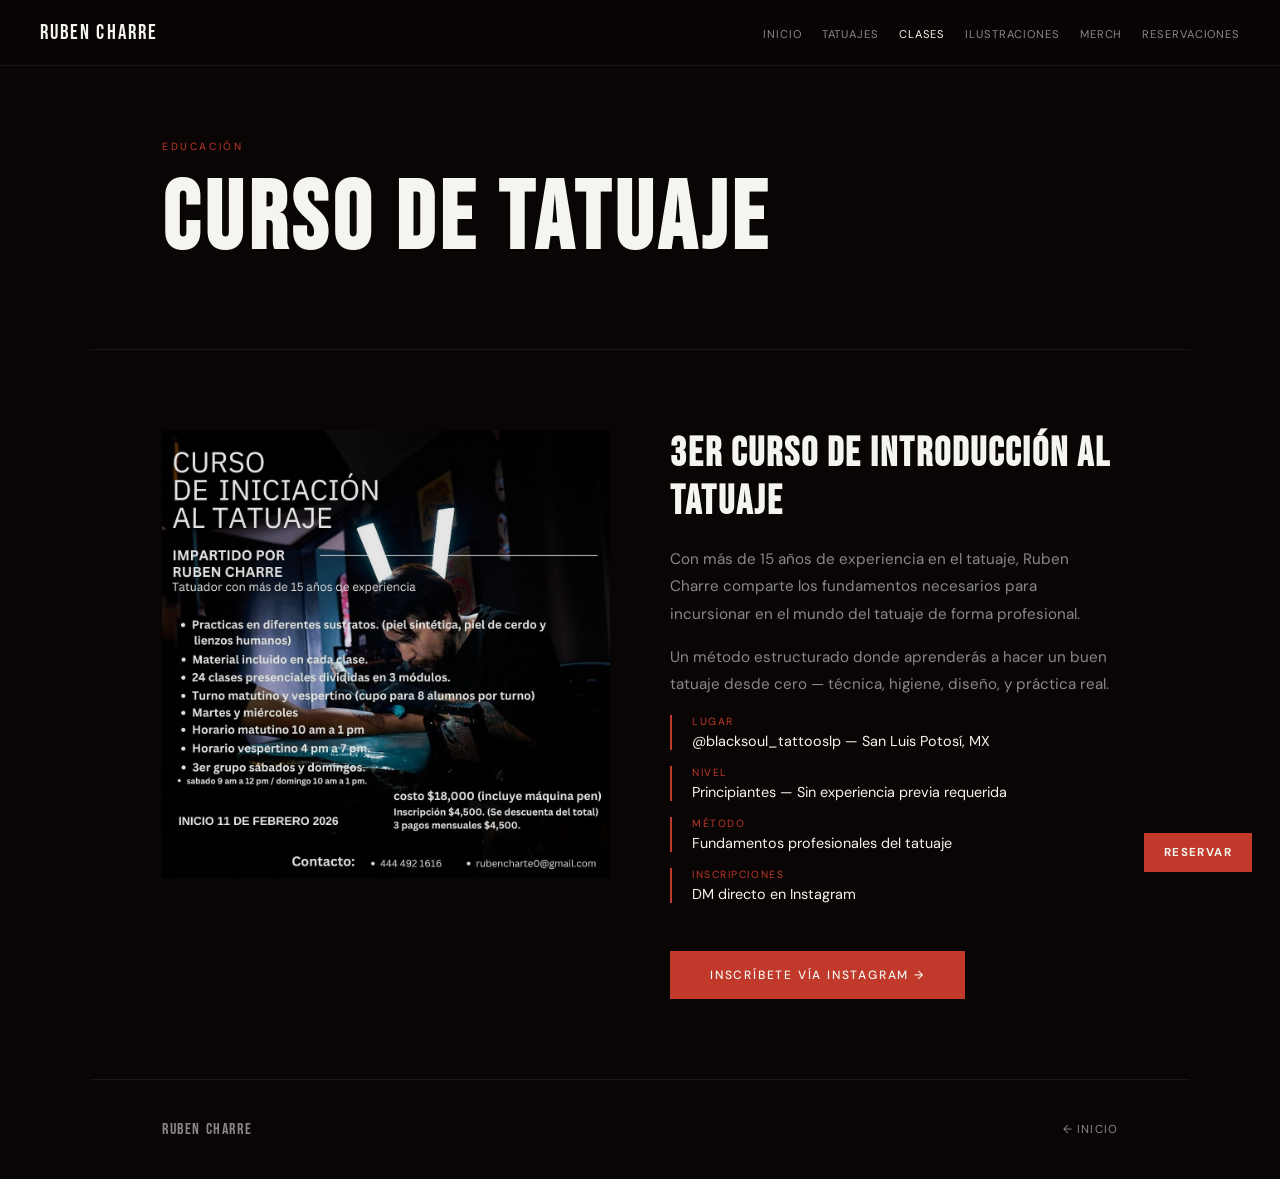
<file: clases.html>
<!DOCTYPE html>
<html lang="es">
<head>
<meta charset="UTF-8">
<meta name="viewport" content="width=device-width, initial-scale=1.0">
<title>Clases de Tatuaje — Ruben Charre</title>
<meta name="description" content="Curso de introducción al tatuaje con Ruben Charre. Aprende los fundamentos del tatuaje profesional en San Luis Potosí.">
<link rel="preconnect" href="https://fonts.googleapis.com">
<link rel="preconnect" href="https://fonts.gstatic.com" crossorigin>
<link href="https://fonts.googleapis.com/css2?family=Bebas+Neue&family=DM+Sans:wght@300;400;500&display=swap" rel="stylesheet">
<style>
*,*::before,*::after{box-sizing:border-box;margin:0;padding:0}
:root{--black:#0a0505;--charcoal:#1a0a0a;--red:#C0392B;--white:#f5f5f0;--dim:#888;--border:rgba(255,255,255,0.07)}
body { padding-top: 0; font-family:'DM Sans',sans-serif;background:var(--black);color:var(--white);-webkit-font-smoothing:antialiased;}
nav {
      position: fixed; top: 0; left: 0; right: 0; z-index: 100;
      display: flex; justify-content: space-between; align-items: center;
      padding: 20px 40px;
      background: rgba(10,5,5,0.95);
      border-bottom: 1px solid var(--border);
      backdrop-filter: blur(12px);
    }
.nav-logo{font-family:'Bebas Neue',sans-serif;font-size:1.3rem;letter-spacing:0.1em;color:var(--white);text-decoration:none;}
.nav-links { display: flex; gap: 20px; list-style: none; }
.nav-links a{font-size:0.7rem;letter-spacing:0.08em;text-transform:uppercase;color:var(--dim);text-decoration:none;transition:color 0.3s;}
.nav-links a:hover,.nav-links a.active{color:var(--white);}
.nav-toggle{display:none;background:none;border:none;color:var(--white);font-size:1.4rem;cursor:pointer;}
.page-hero{padding:140px 72px 80px;border-bottom:1px solid var(--border);max-width:1100px;margin:0 auto;}
.page-label{font-size:0.65rem;letter-spacing:0.25em;text-transform:uppercase;color:var(--red);margin-bottom:20px;display:block;}
.page-title{font-family:'Bebas Neue',sans-serif;font-size:clamp(3rem,8vw,6rem);letter-spacing:0.05em;line-height:1;}
.body{max-width:1100px;margin:0 auto;padding:80px 72px;display:grid;grid-template-columns:1fr 1fr;gap:60px;align-items:start;}
.class-img img{width:100%;display:block;filter:brightness(0.9);}
.class-info h2{font-family:'Bebas Neue',sans-serif;font-size:2.5rem;letter-spacing:0.05em;color:var(--white);margin-bottom:20px;}
.class-info p{color:var(--dim);line-height:1.8;margin-bottom:16px;font-size:0.95rem;}
.class-detail{display:flex;gap:12px;align-items:flex-start;margin-bottom:16px;padding-left:20px;border-left:2px solid var(--red);}
.detail-label{font-size:0.65rem;letter-spacing:0.15em;text-transform:uppercase;color:var(--red);margin-bottom:4px;}
.detail-value{font-size:0.9rem;color:var(--white);}
.cta-btn{display:inline-block;margin-top:32px;padding:16px 40px;background:var(--red);color:var(--white);font-family:'DM Sans',sans-serif;font-size:0.75rem;letter-spacing:0.15em;text-transform:uppercase;text-decoration:none;font-weight:500;transition:opacity 0.2s;}
.cta-btn:hover{opacity:0.85;}
.float-btn{position:fixed;bottom:28px;right:28px;z-index:999;background:var(--red);color:var(--white);padding:12px 20px;text-decoration:none;font-size:0.72rem;font-weight:700;letter-spacing:0.12em;text-transform:uppercase;}
footer{border-top:1px solid var(--border);padding:40px 72px;display:flex;justify-content:space-between;align-items:center;max-width:1100px;margin:0 auto;}
.footer-logo{font-family:'Bebas Neue',sans-serif;font-size:1rem;letter-spacing:0.1em;color:var(--dim);}
.footer-back{font-size:0.72rem;letter-spacing:0.1em;text-transform:uppercase;color:var(--dim);text-decoration:none;}
.footer-back:hover{color:var(--white);}
@media(max-width:768px){nav{padding:16px 20px;} .nav-links{display:none;flex-direction:column;position:absolute;top:64px;left:0;right:0;background:rgba(10,5,5,0.98);padding:20px;gap:16px;border-bottom:1px solid var(--border);z-index:99;} .nav-links.open{display:flex;} .nav-toggle{display:block;} .page-hero,.body{padding-left:24px;padding-right:24px;} .body{grid-template-columns:1fr;} footer{padding:32px 24px;}}
</style>
</head>
<body>
<nav>
  <a href="./" class="nav-logo">Ruben Charre</a>
  <button class="nav-toggle" onclick="document.querySelector('.nav-links').classList.toggle('open')">☰</button>
  <ul class="nav-links">
    <li><a href="./">Inicio</a></li>
    <li><a href="./tattoos.html">Tatuajes</a></li>
    <li><a href="./clases.html" class="active">Clases</a></li>
    <li><a href="./ilustraciones.html">Ilustraciones</a></li>
    <li><a href="./merch.html">Merch</a></li>
    <li><a href="./booking.html">Reservaciones</a></li>
  </ul>
</nav>

<div class="page-hero">
  <span class="page-label">Educación</span>
  <h1 class="page-title">Curso de Tatuaje</h1>
</div>

<div class="body">
  <div class="class-img">
    <img src="./images/class.jpg" alt="Curso de tatuaje Ruben Charre">
  </div>
  <div class="class-info">
    <h2>3er Curso de Introducción al Tatuaje</h2>
    <p>Con más de 15 años de experiencia en el tatuaje, Ruben Charre comparte los fundamentos necesarios para incursionar en el mundo del tatuaje de forma profesional.</p>
    <p>Un método estructurado donde aprenderás a hacer un buen tatuaje desde cero — técnica, higiene, diseño, y práctica real.</p>
    
    <div class="class-detail">
      <div>
        <div class="detail-label">Lugar</div>
        <div class="detail-value">@blacksoul_tattooslp — San Luis Potosí, MX</div>
      </div>
    </div>
    <div class="class-detail">
      <div>
        <div class="detail-label">Nivel</div>
        <div class="detail-value">Principiantes — Sin experiencia previa requerida</div>
      </div>
    </div>
    <div class="class-detail">
      <div>
        <div class="detail-label">Método</div>
        <div class="detail-value">Fundamentos profesionales del tatuaje</div>
      </div>
    </div>
    <div class="class-detail">
      <div>
        <div class="detail-label">Inscripciones</div>
        <div class="detail-value">DM directo en Instagram</div>
      </div>
    </div>

    <a href="https://www.instagram.com./" target="_blank" class="cta-btn">Inscríbete vía Instagram →</a>
  </div>
</div>

<a href="./booking.html" class="float-btn">Reservar</a>

<footer>
  <div class="footer-logo">Ruben Charre</div>
  <a href="./" class="footer-back">← Inicio</a>
</footer>
<script>document.querySelector('.nav-toggle').addEventListener('click',()=>document.querySelector('.nav-links').classList.toggle('open'));</script>
</body>
</html>
</file>
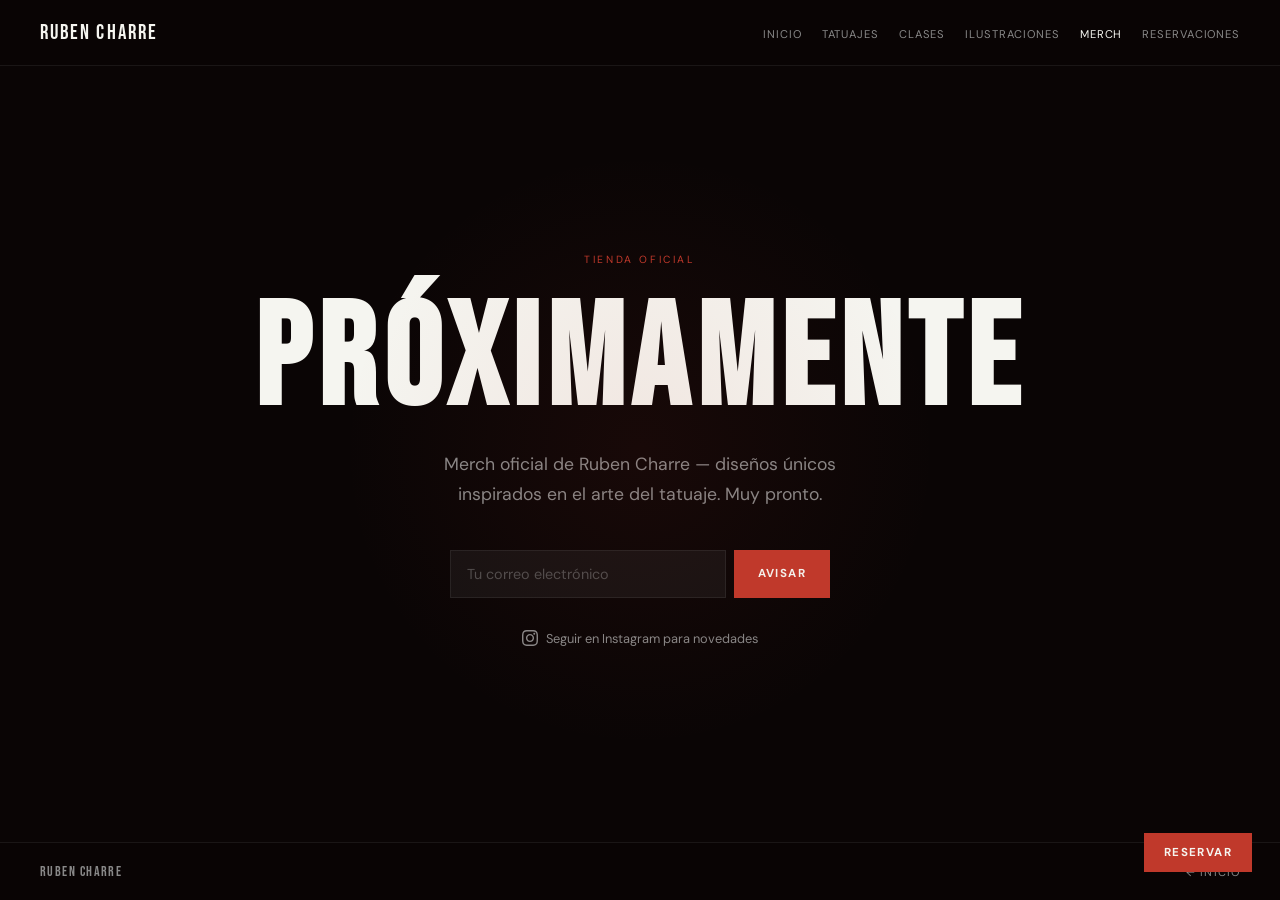
<file: merch.html>
<!DOCTYPE html>
<html lang="es">
<head>
<meta charset="UTF-8">
<meta name="viewport" content="width=device-width, initial-scale=1.0">
<title>Merch — Ruben Charre</title>
<meta name="description" content="Próximamente — Merch oficial de Ruben Charre.">
<link rel="preconnect" href="https://fonts.googleapis.com">
<link rel="preconnect" href="https://fonts.gstatic.com" crossorigin>
<link href="https://fonts.googleapis.com/css2?family=Bebas+Neue&family=DM+Sans:wght@300;400;500&display=swap" rel="stylesheet">
<style>
*,*::before,*::after{box-sizing:border-box;margin:0;padding:0}
:root{--black:#0a0505;--charcoal:#1a0a0a;--red:#C0392B;--white:#f5f5f0;--dim:#888;--border:rgba(255,255,255,0.07)}
body { padding-top: 0; font-family:'DM Sans',sans-serif;background:var(--black);color:var(--white);-webkit-font-smoothing:antialiased;}
nav {
      position: fixed; top: 0; left: 0; right: 0; z-index: 100;
      display: flex; justify-content: space-between; align-items: center;
      padding: 20px 40px;
      background: rgba(10,5,5,0.95);
      border-bottom: 1px solid var(--border);
      backdrop-filter: blur(12px);
    }
.nav-logo{font-family:'Bebas Neue',sans-serif;font-size:1.3rem;letter-spacing:0.1em;color:var(--white);text-decoration:none;}
.nav-links { display: flex; gap: 20px; list-style: none; }
.nav-links a{font-size:0.7rem;letter-spacing:0.08em;text-transform:uppercase;color:var(--dim);text-decoration:none;transition:color 0.3s;}
.nav-links a:hover,.nav-links a.active{color:var(--white);}
.nav-toggle{display:none;background:none;border:none;color:var(--white);font-size:1.4rem;cursor:pointer;}
.coming-hero{min-height:100vh;display:flex;flex-direction:column;align-items:center;justify-content:center;text-align:center;padding:60px 24px;position:relative;overflow:hidden;}
.coming-hero::before{content:'';position:absolute;top:50%;left:50%;transform:translate(-50%,-50%);width:600px;height:600px;background:radial-gradient(circle,rgba(192,57,43,0.08) 0%,transparent 70%);pointer-events:none;}
.coming-label{font-size:0.65rem;letter-spacing:0.25em;text-transform:uppercase;color:var(--red);margin-bottom:24px;display:block;}
.coming-title{font-family:'Bebas Neue',sans-serif;font-size:clamp(4rem,12vw,9rem);letter-spacing:0.05em;line-height:1;color:var(--white);margin-bottom:16px;}
.coming-sub{font-size:1.1rem;color:var(--dim);max-width:400px;line-height:1.7;margin-bottom:40px;}
.notify-form{display:flex;gap:8px;max-width:380px;width:100%;flex-wrap:wrap;justify-content:center;}
.notify-form input{flex:1;min-width:200px;padding:14px 16px;background:rgba(255,255,255,0.05);border:1px solid var(--border);color:var(--white);font-family:'DM Sans',sans-serif;font-size:0.9rem;outline:none;transition:border-color 0.2s;}
.notify-form input:focus{border-color:rgba(192,57,43,0.4);}
.notify-form input::placeholder{color:rgba(136,136,136,0.5);}
.notify-btn{padding:14px 24px;background:var(--red);color:var(--white);border:none;font-family:'DM Sans',sans-serif;font-size:0.72rem;font-weight:700;letter-spacing:0.12em;text-transform:uppercase;cursor:pointer;transition:opacity 0.2s;}
.notify-btn:hover{opacity:0.85;}
.ig-link{display:inline-flex;align-items:center;gap:8px;margin-top:32px;color:var(--dim);font-size:0.8rem;text-decoration:none;transition:color 0.2s;}
.ig-link:hover{color:var(--red);}
.float-btn{position:fixed;bottom:28px;right:28px;z-index:999;background:var(--red);color:var(--white);padding:12px 20px;text-decoration:none;font-size:0.72rem;font-weight:700;letter-spacing:0.12em;text-transform:uppercase;}
footer{position:fixed;bottom:0;left:0;right:0;border-top:1px solid var(--border);padding:20px 40px;display:flex;justify-content:space-between;align-items:center;background:rgba(10,5,5,0.95);}
.footer-logo{font-family:'Bebas Neue',sans-serif;font-size:0.9rem;letter-spacing:0.1em;color:var(--dim);}
.footer-back{font-size:0.7rem;letter-spacing:0.1em;text-transform:uppercase;color:var(--dim);text-decoration:none;}
.footer-back:hover{color:var(--white);}
@media(max-width:768px){nav{padding:16px 20px;} .nav-links{display:none;flex-direction:column;position:absolute;top:64px;left:0;right:0;background:rgba(10,5,5,0.98);padding:20px;gap:16px;border-bottom:1px solid var(--border);z-index:99;} .nav-links.open{display:flex;} .nav-toggle{display:block;} footer{padding:16px 20px;}}
</style>
</head>
<body>
<nav>
  <a href="./" class="nav-logo">Ruben Charre</a>
  <button class="nav-toggle" onclick="document.querySelector('.nav-links').classList.toggle('open')">☰</button>
  <ul class="nav-links">
    <li><a href="./">Inicio</a></li>
    <li><a href="./tattoos.html">Tatuajes</a></li>
    <li><a href="./clases.html">Clases</a></li>
    <li><a href="./ilustraciones.html">Ilustraciones</a></li>
    <li><a href="./merch.html" class="active">Merch</a></li>
    <li><a href="./booking.html">Reservaciones</a></li>
  </ul>
</nav>

<div class="coming-hero">
  <span class="coming-label">Tienda Oficial</span>
  <h1 class="coming-title">Próximamente</h1>
  <p class="coming-sub">Merch oficial de Ruben Charre — diseños únicos inspirados en el arte del tatuaje. Muy pronto.</p>
  
  <form class="notify-form" onsubmit="submitNotify(event)">
    <input type="email" id="notify-email" placeholder="Tu correo electrónico" required>
    <button type="submit" class="notify-btn">Avisar</button>
  </form>
  <p id="notify-success" style="display:none;color:var(--red);font-size:0.85rem;margin-top:16px;">✓ ¡Te avisaremos cuando esté disponible!</p>
  
  <a href="https://www.instagram.com./" target="_blank" class="ig-link">
    <svg width="16" height="16" viewBox="0 0 24 24" fill="currentColor"><path d="M12 2.163c3.204 0 3.584.012 4.85.07 3.252.148 4.771 1.691 4.919 4.919.058 1.265.069 1.645.069 4.849 0 3.205-.012 3.584-.069 4.849-.149 3.225-1.664 4.771-4.919 4.919-1.266.058-1.644.07-4.85.07-3.204 0-3.584-.012-4.849-.07-3.26-.149-4.771-1.699-4.919-4.92-.058-1.265-.07-1.644-.07-4.849 0-3.204.013-3.583.07-4.849.149-3.227 1.664-4.771 4.919-4.919 1.266-.057 1.645-.069 4.849-.069zm0-2.163c-3.259 0-3.667.014-4.947.072-4.358.2-6.78 2.618-6.98 6.98-.059 1.281-.073 1.689-.073 4.948 0 3.259.014 3.668.072 4.948.2 4.358 2.618 6.78 6.98 6.98 1.281.058 1.689.072 4.948.072 3.259 0 3.668-.014 4.948-.072 4.354-.2 6.782-2.618 6.979-6.98.059-1.28.073-1.689.073-4.948 0-3.259-.014-3.667-.072-4.947-.196-4.354-2.617-6.78-6.979-6.98-1.281-.059-1.69-.073-4.949-.073zm0 5.838c-3.403 0-6.162 2.759-6.162 6.162s2.759 6.163 6.162 6.163 6.162-2.759 6.162-6.163c0-3.403-2.759-6.162-6.162-6.162zm0 10.162c-2.209 0-4-1.79-4-4 0-2.209 1.791-4 4-4s4 1.791 4 4c0 2.21-1.791 4-4 4zm6.406-11.845c-.796 0-1.441.645-1.441 1.44s.645 1.44 1.441 1.44c.795 0 1.439-.645 1.439-1.44s-.644-1.44-1.439-1.44z"/></svg>
    Seguir en Instagram para novedades
  </a>
</div>

<a href="./booking.html" class="float-btn">Reservar</a>

<footer>
  <div class="footer-logo">Ruben Charre</div>
  <a href="./" class="footer-back">← Inicio</a>
</footer>
<script>
document.querySelector('.nav-toggle').addEventListener('click',()=>document.querySelector('.nav-links').classList.toggle('open'));
function submitNotify(e) {
  e.preventDefault();
  document.getElementById('notify-success').style.display = 'block';
  document.getElementById('notify-email').value = '';
}
</script>
</body>
</html>
</file>
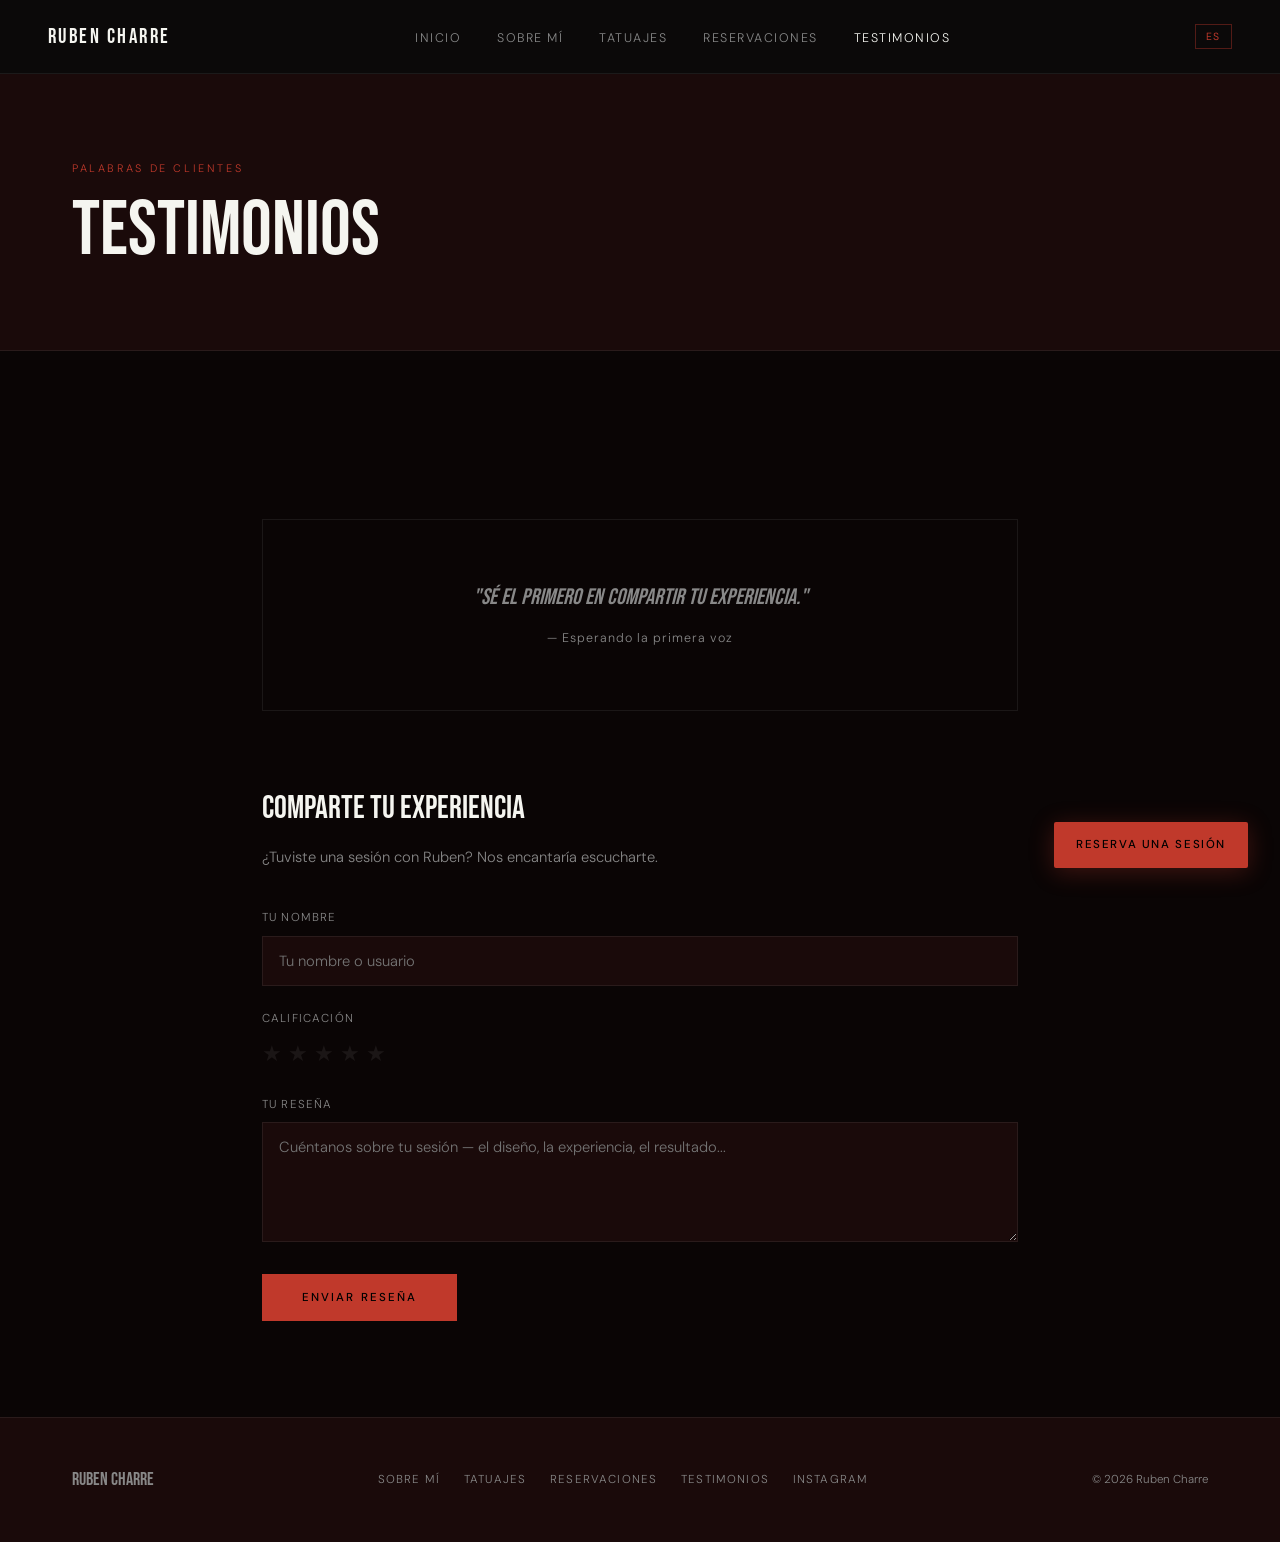
<file: testimonials.html>
<!DOCTYPE html>
<html lang="es">
<head>
  <meta charset="UTF-8">
  <meta name="viewport" content="width=device-width, initial-scale=1.0">
  <title>Testimonios — Ruben Charre | Reseñas de Clientes</title>
  <meta name="description" content="Reseñas y testimonios de clientes de Ruben Charre, tatuador en San Luis Potosí, México.">
  <link rel="canonical" href="https://eternowebstudio.com/rubencharre/testimonials.html">
  <meta property="og:title" content="Testimonios — Ruben Charre">
  <meta property="og:description" content="Reseñas y experiencias de clientes con el tatuador Ruben Charre.">
  <meta property="og:image" content="https://eternowebstudio.com/rubencharre/images/ruben-hero.jpg">
  <meta property="og:url" content="https://eternowebstudio.com/rubencharre/testimonials.html">
  <meta property="og:type" content="website">
  <link rel="preconnect" href="https://fonts.googleapis.com">
  <link rel="preconnect" href="https://fonts.gstatic.com" crossorigin>
  <link href="https://fonts.googleapis.com/css2?family=Bebas+Neue&family=DM+Sans:wght@300;400;500&display=swap" rel="stylesheet">
  <style>
    :root { --black: #0a0505; --charcoal: #1a0a0a; --gold: #C0392B; --white: #f5f5f0; --dim: #888; --border: rgba(255,255,255,0.07); }
    *, *::before, *::after { box-sizing: border-box; margin: 0; padding: 0; }
    html { scroll-behavior: smooth; }
    body { background: var(--black); color: var(--white); font-family: 'DM Sans', sans-serif; font-weight: 300; line-height: 1.6; overflow-x: hidden; }
    nav { position: fixed; top: 0; left: 0; right: 0; z-index: 100; display: flex; align-items: center; justify-content: space-between; padding: 20px 48px; background: rgba(10,10,10,0.92); backdrop-filter: blur(12px); border-bottom: 1px solid var(--border); }
    .nav-logo { font-family: 'Bebas Neue', sans-serif; font-size: 1.3rem; font-weight: 400; letter-spacing: 0.12em; color: var(--white); text-decoration: none; }
    .nav-links { display: flex; gap: 36px; list-style: none; }
    .nav-links a { color: var(--dim); text-decoration: none; font-size: 0.78rem; letter-spacing: 0.12em; text-transform: uppercase; transition: color 0.2s; }
    .nav-links a:hover, .nav-links a.active { color: var(--white); }
    .hamburger { display: none; background: none; border: none; cursor: pointer; padding: 4px; }
    .hamburger span { display: block; width: 22px; height: 1px; background: var(--white); margin: 5px 0; }
    .mobile-menu { display: none; position: fixed; top: 65px; left: 0; right: 0; z-index: 99; background: var(--charcoal); padding: 24px 48px; border-bottom: 1px solid var(--border); }
    .mobile-menu.open { display: block; }
    .mobile-menu a { display: block; color: var(--white); text-decoration: none; font-size: 0.85rem; letter-spacing: 0.1em; text-transform: uppercase; padding: 12px 0; border-bottom: 1px solid var(--border); }
    .book-float { position: fixed; bottom: 32px; right: 32px; z-index: 200; background: var(--gold); color: #000; font-family: 'DM Sans', sans-serif; font-size: 0.72rem; font-weight: 500; letter-spacing: 0.14em; text-transform: uppercase; text-decoration: none; padding: 14px 22px; border-radius: 2px; box-shadow: 0 4px 24px rgba(192,57,43,0.3); transition: transform 0.2s; }
    .book-float:hover { transform: translateY(-2px); }
    .page-hero { padding: 160px 72px 80px; background: var(--charcoal); border-bottom: 1px solid var(--border); }
    .page-eyebrow { font-size: 0.68rem; letter-spacing: 0.24em; text-transform: uppercase; color: var(--gold); margin-bottom: 16px; }
    h1 { font-family: 'Bebas Neue', sans-serif; font-size: clamp(3rem, 6vw, 5rem); font-weight: 300; line-height: 1; }
    .testimonials-body { padding: 96px 72px; max-width: 900px; margin: 0 auto; }
    .placeholder-block {
      border: 1px solid var(--border);
      padding: 60px;
      text-align: center;
      margin-bottom: 72px;
    }
    .placeholder-block p {
      font-family: 'Bebas Neue', sans-serif;
      font-size: 1.4rem;
      font-weight: 300;
      font-style: italic;
      color: var(--dim);
      margin-bottom: 8px;
    }
    .placeholder-block small { color: var(--dim); font-size: 0.78rem; letter-spacing: 0.08em; }
    .share-section { }
    .share-section h2 { font-family: 'Bebas Neue', sans-serif; font-size: 2rem; font-weight: 300; margin-bottom: 12px; }
    .share-section > p { color: var(--dim); margin-bottom: 40px; font-size: 0.92rem; }
    .form-group { margin-bottom: 24px; }
    .form-group label { display: block; font-size: 0.72rem; letter-spacing: 0.1em; text-transform: uppercase; color: var(--dim); margin-bottom: 8px; }
    .form-group input, .form-group textarea {
      width: 100%; background: var(--charcoal); border: 1px solid var(--border); color: var(--white);
      font-family: 'DM Sans', sans-serif; font-size: 0.92rem; font-weight: 300;
      padding: 14px 16px; outline: none; transition: border-color 0.2s;
    }
    .form-group input:focus, .form-group textarea:focus { border-color: var(--gold); }
    .form-group textarea { resize: vertical; min-height: 120px; }
    .stars-input { display: flex; gap: 6px; margin-top: 8px; }
    .stars-input span { font-size: 1.4rem; cursor: pointer; color: var(--border); transition: color 0.15s; user-select: none; }
    .stars-input span.lit { color: var(--gold); }
    .btn-submit { background: var(--gold); color: #000; border: none; cursor: pointer; font-family: 'DM Sans', sans-serif; font-size: 0.72rem; letter-spacing: 0.18em; text-transform: uppercase; padding: 16px 40px; font-weight: 500; transition: opacity 0.2s; }
    .btn-submit:hover { opacity: 0.88; }
    footer { background: var(--charcoal); padding: 48px 72px; border-top: 1px solid var(--border); display: flex; justify-content: space-between; align-items: center; }
    .footer-logo { font-family: 'Bebas Neue', sans-serif; font-size: 1.1rem; color: var(--dim); }
    .footer-links { display: flex; gap: 24px; }
    .footer-links a { color: var(--dim); text-decoration: none; font-size: 0.72rem; letter-spacing: 0.1em; text-transform: uppercase; transition: color 0.2s; }
    .footer-links a:hover { color: var(--white); }
    .footer-copy { color: var(--dim); font-size: 0.72rem; }
    .fade-up { transform: translateY(28px); transition: opacity 0.7s ease, transform 0.7s ease; }
    .fade-up.visible { opacity: 1; transform: translateY(0); }
    @media (max-width: 900px) {
      nav { padding: 18px 24px; } .nav-links { display: none; } .hamburger { display: block; }
      .page-hero { padding: 120px 24px 60px; }
      .testimonials-body { padding: 60px 24px; }
      .placeholder-block { padding: 40px 24px; }
      footer { flex-direction: column; gap: 24px; text-align: center; padding: 40px 24px; }
      .footer-links { flex-wrap: wrap; justify-content: center; }
      .book-float { bottom: 20px; right: 20px; }
    }
  
    .reviews-grid { display: grid; gap: 24px; margin-bottom: 72px; }
    .review-card { border: 1px solid var(--border); padding: 32px; background: var(--charcoal); }
    .review-stars { color: var(--gold); font-size: 0.9rem; letter-spacing: 2px; margin-bottom: 12px; }
    .review-text { color: var(--white); font-size: 0.95rem; line-height: 1.7; margin-bottom: 16px; font-style: italic; }
    .review-author { color: var(--dim); font-size: 0.8rem; letter-spacing: 0.08em; }
    .review-header { display: flex; align-items: center; gap: 12px; margin-bottom: 12px; }
    .review-avatar { width: 44px; height: 44px; border-radius: 50%; object-fit: cover; border: 1px solid var(--border); flex-shrink: 0; }
    .review-date { color: var(--dim); font-size: 0.7rem; margin-top: 4px; }
  </style>
</head>
<body>
<nav>
  <a href="./" class="nav-logo">RUBEN CHARRE</a>
  <ul class="nav-links">
    <li><a href="./">Inicio</a></li>
    <li><a href="./about.html">Sobre Mí</a></li>
    <li><a href="./tattoos.html">Tatuajes</a></li>
    <li><a href="./booking.html">Reservaciones</a></li>
    <li><a href="./testimonials.html" class="active">Testimonios</a></li>
  </ul>
  <button id="lang-toggle-btn" onclick="setLang(getLang()==='es'?'en':'es')" style="background:none;border:1px solid rgba(192,57,43,0.4);color:#C0392B;font-size:0.65rem;letter-spacing:0.15em;padding:5px 10px;cursor:pointer;font-family:inherit;transition:all 0.2s;" onmouseover="this.style.background='rgba(192,57,43,0.15)'" onmouseout="this.style.background='none'">ES</button>
  <button class="hamburger" aria-label="Menú" onclick="document.querySelector('.mobile-menu').classList.toggle('open')">
    <span></span><span></span><span></span>
  </button>
</nav>
<div class="mobile-menu">
  <a href="./">Inicio</a>
  <a href="./about.html">Sobre Mí</a>
  <a href="./tattoos.html">Tatuajes</a>
  <a href="./booking.html">Reservaciones</a>
  <a href="./testimonials.html">Testimonios</a>
</div>

<div class="page-hero">
  <p class="page-eyebrow fade-up">Palabras de Clientes</p>
  <h1 class="fade-up">Testimonios</h1>
</div>

<div class="testimonials-body">
  <div id="reviews-grid" class="reviews-grid"></div>
    <div id="placeholder-block" class="placeholder-block fade-up">
    <p>"Sé el primero en compartir tu experiencia."</p>
    <small>— Esperando la primera voz</small>
  </div>

  <div class="share-section fade-up">
    <h2>Comparte Tu Experiencia</h2>
    <p>¿Tuviste una sesión con Ruben? Nos encantaría escucharte.</p>

    <form onsubmit="submitTestimonial(event)">
      <div class="form-group">
        <label for="t-name">Tu Nombre</label>
        <input type="text" id="t-name" name="name" placeholder="Tu nombre o usuario">
      </div>
      <div class="form-group">
        <label>Calificación</label>
        <div class="stars-input" id="stars">
          <span data-v="1">★</span>
          <span data-v="2">★</span>
          <span data-v="3">★</span>
          <span data-v="4">★</span>
          <span data-v="5">★</span>
        </div>
      </div>
      <div class="form-group">
        <label for="t-message">Tu Reseña</label>
        <textarea id="t-message" name="message" placeholder="Cuéntanos sobre tu sesión — el diseño, la experiencia, el resultado..."></textarea>
      </div>
      <button type="submit" class="btn-submit">Enviar Reseña</button>
    </form>
  </div>
</div>

<footer>
  <div class="footer-logo">Ruben Charre</div>
  <div class="footer-links">
    <a href="./about.html">Sobre Mí</a>
    <a href="./tattoos.html">Tatuajes</a>
    <a href="./booking.html">Reservaciones</a>
    <a href="./testimonials.html">Testimonios</a>
    <a href="https://instagram.com/rubencharre" target="_blank" rel="noopener">Instagram</a>
  </div>
  <div class="footer-copy">© 2026 Ruben Charre</div>
</footer>

<a href="./booking.html" class="book-float">Reserva una Sesión</a>

<script>
async function submitTestimonial(e) {
  e.preventDefault();
  var btn = e.target.querySelector('button[type="submit"]') || e.target.querySelector('.btn-submit');
  var origText = btn.textContent;
  btn.disabled = true;
  btn.textContent = 'Enviando...';
  try {
    var name = document.getElementById('t-name').value.trim();
    var body = document.getElementById('t-message').value.trim();
    var ratingVal = 5;
    var litStars = document.querySelectorAll('#stars span.lit');
    if (litStars.length > 0) ratingVal = litStars.length;
    if (!name || !body) { alert('Por favor llena tu nombre y rese\xf1a.'); btn.disabled = false; btn.textContent = origText; return; }
    var res = await fetch('https://curious-lemming-262.convex.site/api/testimonials/submit', {
      method: 'POST',
      headers: { 'Content-Type': 'application/json' },
      body: JSON.stringify({ slug: 'rubencharre', name: name, rating: ratingVal, reviewText: body })
    });
    if (!res.ok) throw new Error('Network error');
    e.target.reset();
    document.querySelectorAll('#stars span').forEach(function(s) { s.classList.remove('lit'); });
    btn.textContent = '\u2713 \xa1Gracias!';
    setTimeout(function() { btn.textContent = origText; btn.disabled = false; }, 3000);
  } catch(err) {
    alert('Algo sali\xf3 mal. Int\xe9ntalo de nuevo.');
    btn.textContent = origText;
    btn.disabled = false;
  }
}
</script>

<script>
  // Stars interaction
  const stars = document.querySelectorAll('#stars span');
  let rating = 0;
  stars.forEach(s => {
    s.addEventListener('click', () => {
      rating = +s.dataset.v;
      stars.forEach((x, i) => x.classList.toggle('lit', i < rating));
    });
    s.addEventListener('mouseenter', () => {
      stars.forEach((x, i) => x.classList.toggle('lit', i <= +s.dataset.v - 1));
    });
    s.addEventListener('mouseleave', () => {
      stars.forEach((x, i) => x.classList.toggle('lit', i < rating));
    });
  });

  const obs = new IntersectionObserver((entries) => {
    entries.forEach(e => { if (e.isIntersecting) e.target.classList.add('visible'); });
  }, { threshold: 0.1 });
  document.querySelectorAll('.fade-up').forEach(el => obs.observe(el));
</script>

<script>
// Bilingual support - auto-detect browser language
const translations = {
  es: {
    nav_about: "Sobre Mí", nav_tattoos: "Tatuajes", nav_booking: "Reservaciones", nav_testimonials: "Testimonios",
    hero_cta: "Ver Trabajo", section_about: "Sobre Mí", section_tattoos: "Tatuajes",
    section_booking: "Reservaciones", section_testimonials: "Testimonios",
    book_btn: "Reserva una Sesión", gallery_btn: "Ver Galería Completa",
  },
  en: {
    nav_about: "About", nav_tattoos: "Tattoos", nav_booking: "Booking", nav_testimonials: "Testimonials",
    hero_cta: "View Work", section_about: "About", section_tattoos: "Tattoo Work",
    section_booking: "Booking", section_testimonials: "Testimonials",
    book_btn: "Reservar Sesión", gallery_btn: "View Full Gallery",
  }
};

function getLang() {
  return localStorage.getItem('lang') || (navigator.language.startsWith('es') ? 'es' : 'en');
}

function setLang(lang) {
  localStorage.setItem('lang', lang);
  document.documentElement.lang = lang;
  document.querySelectorAll('[data-es]').forEach(el => {
    el.textContent = lang === 'es' ? el.dataset.es : el.dataset.en;
  });
  const btn = document.getElementById('lang-toggle-btn');
  if (btn) btn.textContent = lang === 'es' ? 'EN' : 'ES';
}

document.addEventListener('DOMContentLoaded', () => setLang(getLang()));
</script>
<script>
(function(){
  var slug = 'rubencharre';
  fetch('https://curious-lemming-262.convex.site/api/testimonials/approved?slug=' + slug)
    .then(function(r){ return r.json(); })
    .then(function(data){
      var reviews = data.testimonials || [];
      if(!reviews.length) return;
      var ph = document.getElementById('placeholder-block');
      if(ph) ph.style.display = 'none';
      var grid = document.getElementById('reviews-grid');
      if(!grid) {
        grid = document.createElement('div');
        grid.id = 'reviews-grid';
        grid.className = 'reviews-grid';
        var body = document.querySelector('.testimonials-body') || document.querySelector('.reviews-body');
        if(body) body.insertBefore(grid, body.firstChild);
        else return;
      }
      reviews.forEach(function(r){
        var stars = '';
        for(var i=0;i<(r.rating||5);i++) stars += '★ ';
        var d = new Date(r.createdAt);
        var dateStr = d.toLocaleDateString('en-US',{month:'short',day:'numeric',year:'numeric'});
        var card = document.createElement('div');
        card.className = 'review-card fade-up visible';
        card.innerHTML = '<div class="review-stars">'+stars+'</div>'
          + '<p class="review-text">"'+r.reviewText.replace(/</g,'&lt;')+'"</p>'
          + '<p class="review-author">— '+r.name.replace(/</g,'&lt;')+'</p>'
          + '<p class="review-date">'+dateStr+'</p>';
        grid.appendChild(card);
      });
    })
    .catch(function(){});
})();
</script>
</body>
</html>
</file>
